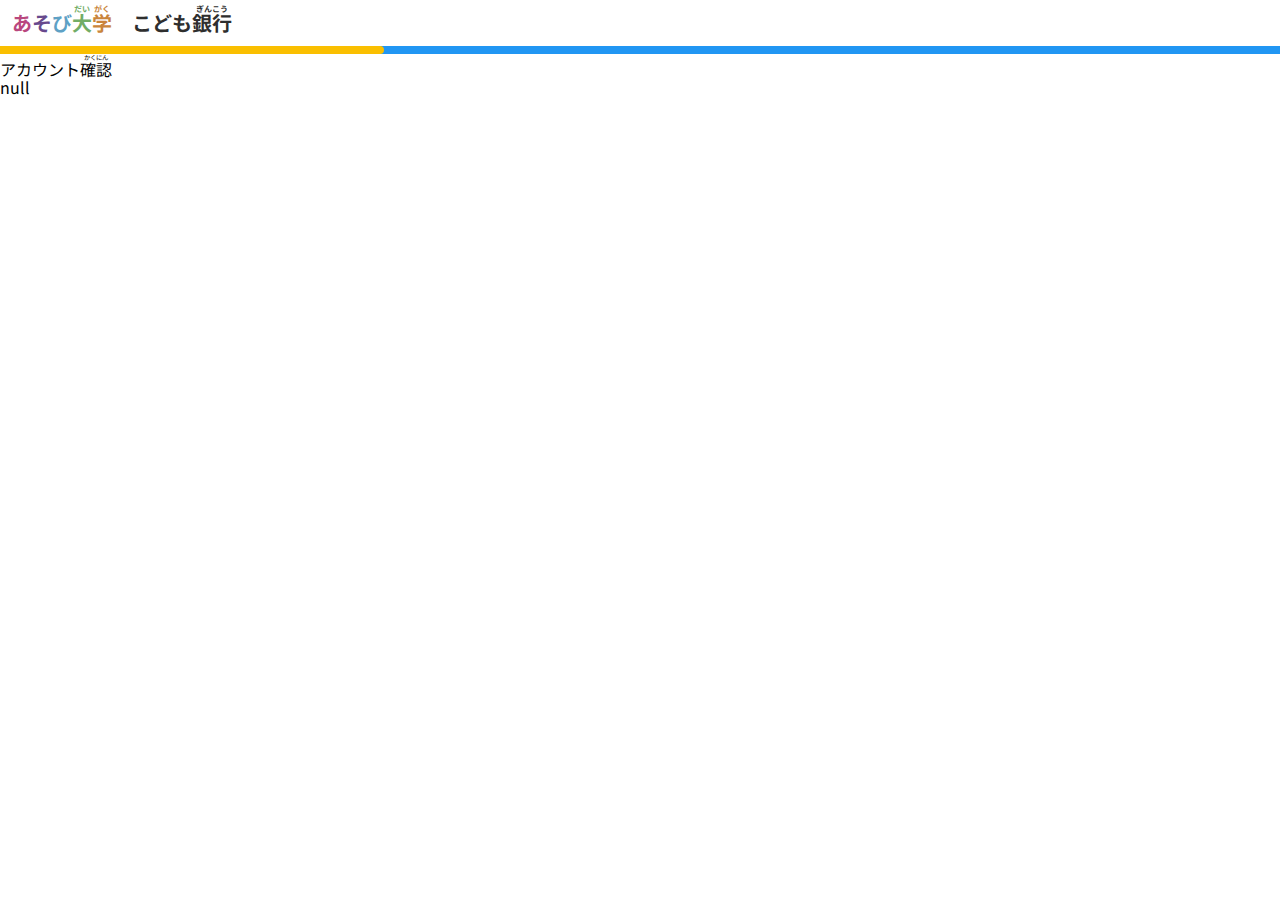
<file: bankapp/Views/accountConfirm.html>
<!DOCTYPE html>
<html lang="ja">

<head>
    <meta charset="UTF-8">
    <meta name="viewport" content="width=device-width, initial-scale=1, minimum-scale=1, user-scalable=yes">
    <meta http-equiv="Pragma" content="no-cache">
    <title>あそび大学こども銀行 | アカウント確認</title>
    <!-- 共通CSS -->
    <link rel="stylesheet" href="../bunk_files/p_css/reset.css?20240501">
    <link rel="stylesheet" href="../bunk_files/p_css/components.css?20240501">
    <link rel="stylesheet" href="../bunk_files/p_css/common.css?20240501">
    <!-- 画面個別CSS -->
    <link rel="stylesheet" href="../bunk_files/p_css/accountConfirm.css?20240501">
</head>

<body>
    <!-- ヘッダー -->
    <header>
        <div class="com_headerContent">
            <p class="com_typo_header"><span class="c_typo_PNK01">あ</span><span class="c_typo_PPL01">そ</span><span
                    class="c_typo_BLU01">び</span><span class="c_typo_GRN01"><ruby>大<rt>だい</rt></ruby></span><span
                    class="c_typo_YEL01"><ruby>学<rt>がく</rt></ruby></span>　こども<ruby>銀行<rt>ぎんこう</rt></ruby></p>
        </div>
        <div class="c_headerBar c_headerBar_BLU">
            <div class="c_headerBar_left c_headerBar_YEL"></div>
        </div>
    </header>

    <!-- メイン -->
    <main>
        <!-- タイトルセクション -->
        <section class="bacom_ttlSec">
            <h1 class="bac_typo_ttl">アカウント<ruby>確認<rt>かくにん</rt></ruby></h1>
            <div class="bac_lead">
                <p class="bac_typo_lead"></p>
            </div>
        </section>
    </main>

    <!-- 共通JavaScript -->
    <script src="../bunk_files/p_css/event.js?20240501"></script>
    <script src="../bunk_files/p_css/common.js?20240501"></script>
    <!-- 画面個別JavaScript -->
    <script src="../bunk_files/p_css/accountConfirm.js?20240501"></script>
</body>

</html>
</file>
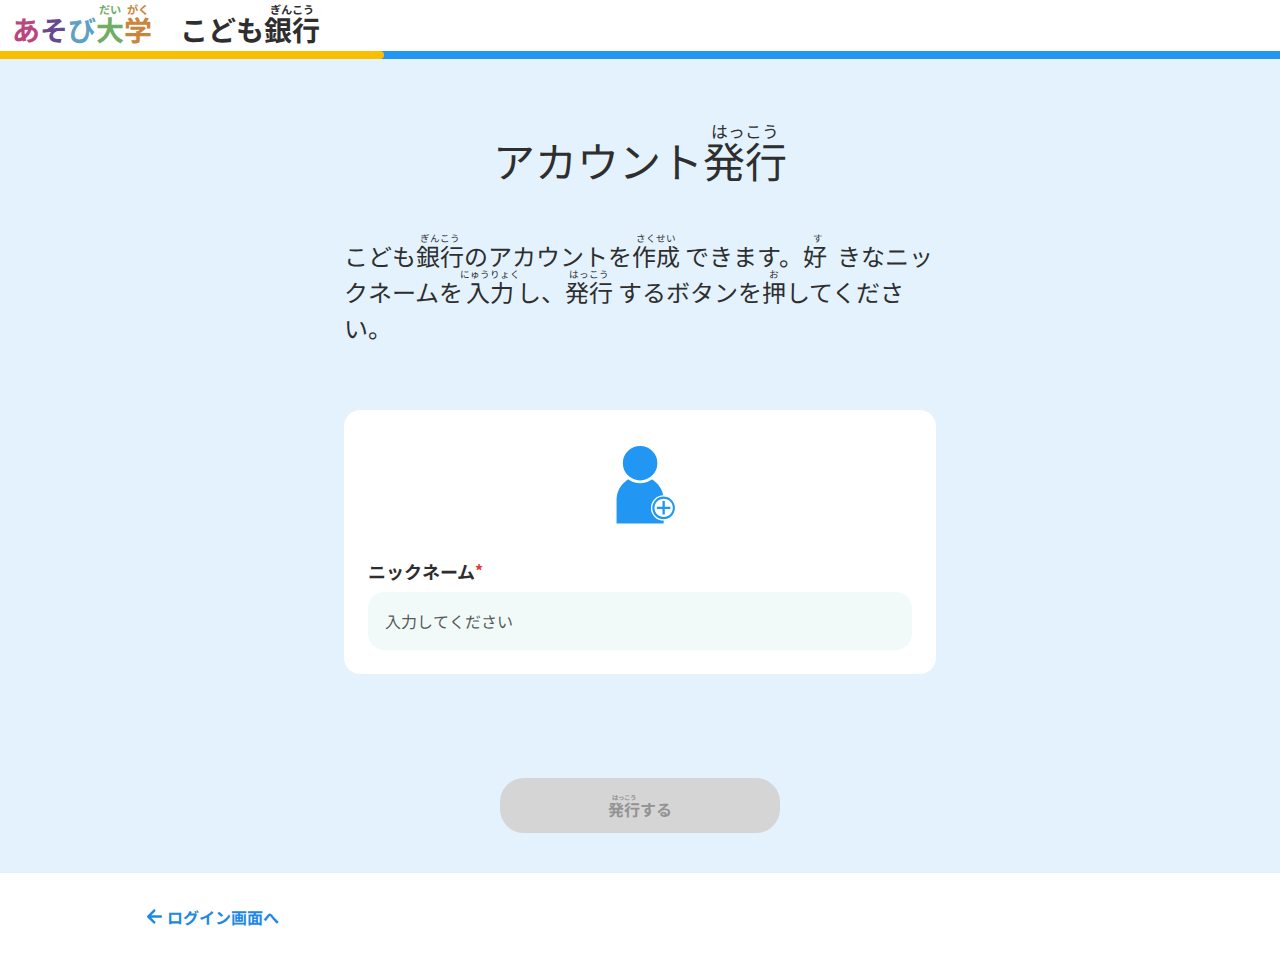
<file: bankapp/Views/accountIssuance.html>
<!DOCTYPE html>
<html lang="ja">

<head>
    <meta charset="UTF-8">
    <meta name="viewport" content="width=device-width, initial-scale=1, minimum-scale=1, user-scalable=yes">
    <meta http-equiv="Pragma" content="no-cache">
    <title>あそび大学こども銀行 | アカウント発行</title>
    <!-- 共通CSS -->
    <link rel="stylesheet" href="../bunk_files/p_css/reset.css?20240501">
    <link rel="stylesheet" href="../bunk_files/p_css/components.css?20240501">
    <link rel="stylesheet" href="../bunk_files/p_css/common.css?20240501">
    <!-- 画面個別CSS -->
    <link rel="stylesheet" href="../bunk_files/p_css/accountIssuance.css?20240501">
</head>

<body>
    <!-- ヘッダー -->
    <header>
        <div class="com_headerContent">
            <p class="c_typo_headerL c_typo_BLK10"><span class="c_typo_PNK01">あ</span><span class="c_typo_PPL01">そ</span><span
                    class="c_typo_BLU01">び</span><span class="c_typo_GRN01"><ruby>大<rt>だい</rt></ruby></span><span
                    class="c_typo_YEL01"><ruby>学<rt>がく</rt></ruby></span>　こども<ruby>銀行<rt>ぎんこう</rt></ruby></p>
        </div>
        <div class="c_headerBar c_headerBar_BLU">
            <div class="c_headerBar_left c_headerBar_YEL"></div>
        </div>
    </header>

    <!-- メイン -->
    <main>
        <!-- タイトルセクション -->
        <section class="bai_ttlSec">
            <h1 class="c_typo_headerXL c_typo_BLK10 c_typo_align_center">アカウント<ruby>発行<rt>はっこう</rt></ruby></h1>
            <div class="bai_lead">
                <p class="c_typo_bodyL c_typo_BLK10">こども<ruby>銀行<rt>ぎんこう</rt></ruby>のアカウントを<ruby>作成<rt>さくせい</rt>
                    </ruby>できます。<ruby>好
                        <rt>す</rt>
                    </ruby>きなニックネームを<ruby>入力<rt>にゅうりょく</rt></ruby>し、<ruby>発行<rt>はっこう</rt>
                    </ruby>するボタンを<ruby>押<rt>お</rt></ruby>してください。</p>
            </div>
        </section>

        <!-- 入力セクション -->
        <section class="bai_inputSec">
            <div class="bai_inputCard">
                <div class="bai_accountIcon"><img src="../bunk_files/p_image/account.svg?20240401"></div>
                <div class="bai_textFieldArea">
                    <div class="c_textField">
                        <div class="c_textField_labelArea">
                            <p class="c_typo_headerS c_typo_BLK10">ニックネーム</p>
                            <p class="c_textField_typo_asterisk">&#42;</p>
                        </div>
                        <div class="c_textField_inputArea">
                            <input type="text" placeholder="入力してください" class="c_textField_input c_textField_typo_input"
                                id="bai_name">
                        </div>
                    </div>
                </div>
            </div>
        </section>

        <!-- 確定ボタンエリア -->
        <div class="bai_confirmBtnArea">
            <a href="javascript:void(0);" class="bai_confirmBtn bai_confirmBtn_disabled" tabindex="-1"
                id="bai_confirmBtn">
                <p class="c_typo_cta c_typo_WHT c_typo_align_center bai_typo_confirmBtn"><ruby>発行<rt>はっこう</rt></ruby>する</p>
            </a>
        </div>

        <section class="com_linkSec bai_linkSec">
            <div class="c_textLink"><a href="./login.html"><svg width="48" height="48" viewBox="0 0 544 544">
                        <g>
                            <path class="st0" d="M469.672,213.675H145.324L275.68,84.727c16.623-16.438,16.767-43.253,0.329-59.866
                        c-16.438-16.624-43.243-16.767-59.867-0.328L12.566,225.901C4.52,233.863,0,244.691,0,256.003c0,11.312,4.52,22.13,12.566,30.093
                        l203.576,201.368c16.624,16.438,43.428,16.304,59.867-0.33c16.438-16.613,16.294-43.417-0.329-59.855L145.324,298.322h324.347
                        c23.374,0,42.328-18.945,42.328-42.319C512,232.62,493.045,213.675,469.672,213.675z"
                                style="fill: #1E88E5;"></path>
                        </g>
                    </svg>
                    <p class="c_typo_textLink">ログイン画面へ</p>
                </a></div>
        </section>
    </main>

    <!-- 共通JavaScript -->
    <script src="../bunk_files/p_css/event.js?20240501"></script>
    <script src="../bunk_files/p_css/common.js?20240501"></script>
    <!-- 画面個別JavaScript -->
    <script src="../bunk_files/p_css/accountIssuance.js?20240501"></script>
</body>

</html>
</file>
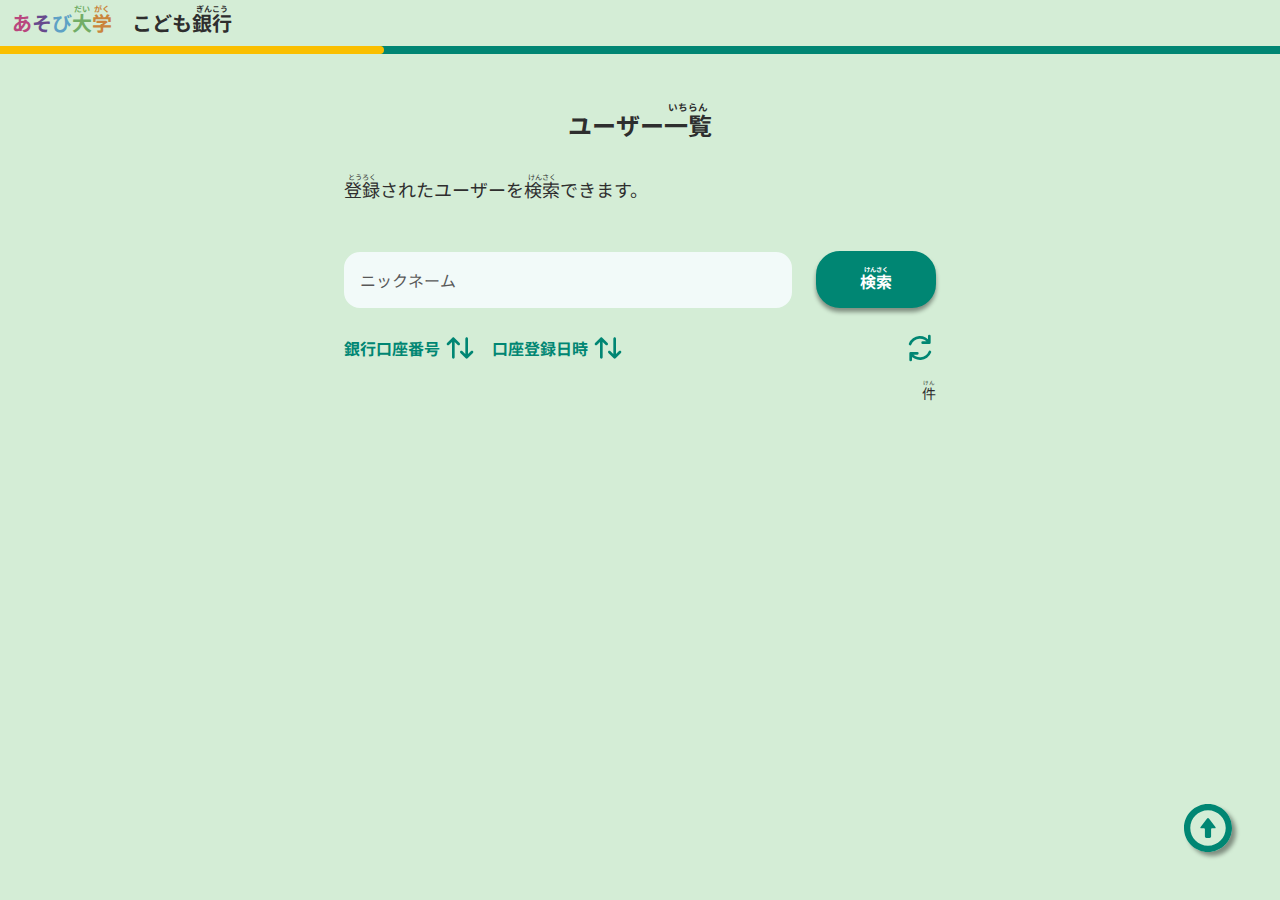
<file: bankapp/Views/accountList.html>
<!DOCTYPE html>
<html lang="ja">

<head>
    <meta charset="UTF-8">
    <meta name="viewport" content="width=device-width, initial-scale=1, minimum-scale=1, user-scalable=yes">
    <meta http-equiv="Pragma" content="no-cache">
    <title>あそび大学こども銀行 | アカウント一覧</title>
    <!-- 共通CSS -->
    <link rel="stylesheet" href="../bunk_files/p_css/reset.css?20240501">
    <link rel="stylesheet" href="../bunk_files/p_css/components.css?20240501">
    <link rel="stylesheet" href="../bunk_files/p_css/common.css?20240501">
    <!-- 画面個別CSS -->
    <link rel="stylesheet" href="../bunk_files/p_css/accountList.css?20240501">
</head>

<body>
    <!-- ヘッダー -->
    <header>
        <div class="bal_headerContent">
            <p class="com_typo_header"><span class="c_typo_PNK01">あ</span><span class="c_typo_PPL01">そ</span><span
                    class="c_typo_BLU01">び</span><span class="c_typo_GRN01"><ruby>大<rt>だい</rt></ruby></span><span
                    class="c_typo_YEL01"><ruby>学<rt>がく</rt></ruby></span>　こども<ruby>銀行<rt>ぎんこう</rt></ruby></p>
        </div>
        <div class="c_headerBar c_headerBar_GRN">
            <div class="c_headerBar_left c_headerBar_YEL"></div>
        </div>
    </header>

    <!-- メイン -->
    <main>
        <!-- タイトルセクション -->
        <section class="bal_ttlSec">
            <div class="bal_ttl">
                <h1 class="bal_typo_ttl">ユーザー<ruby>一覧<rt>いちらん</rt></ruby></h1>
                <div class="bal_lead">
                    <p class="bal_typo_lead"><ruby>登録<rt>とうろく</rt></ruby>されたユーザーを<ruby>検索<rt>けんさく</rt></ruby>できます。</p>
                </div>
            </div>
        </section>

        <!-- 一覧セクション -->
        <section class="bal_listSec">
            <div class="bal_listArea">
                <div class="bal_listTop">
                    <!-- 検索欄 -->
                    <div class="bal_searchInputWrapper">
                        <input type="text" placeholder="ニックネーム" tabindex="0" class="bal_searchInput"
                            id="bal_searchInput">
                        <div class="bal_seachSujest bal_hideSeachSujest">
                            <ul class="bal_seachSujestList" id="bal_seachSujestList"></ul>
                        </div>
                    </div>
                    <!-- 検索ボタン -->
                    <div class="bal_searchBtnWrapper">
                        <button tabindex="0" class="bal_searchBtn" id="bal_searchBtn">
                            <p><ruby>検索<rt>けんさく</rt></ruby></p>
                        </button>
                    </div>
                </div>

                <!-- 並び替えエリア -->
                <div class="bal_sortArea">
                    <div class="bal_sortLinks">
                        <div class="bal_sortLink">
                            <div class="c_sortLink"><input type="checkbox" id="bal_sortUserId"><label
                                    for="bal_sortUserId" tabindex="0">
                                    <p>銀行口座番号</p>
                                    <div class="c_sortLink_iconArea"><svg width="24" height="24" viewBox="0 0 24 24"
                                            fill="none" xmlns="http://www.w3.org/2000/svg">
                                            <path
                                                d="M6.293 4.293C6.48052 4.10553 6.73483 4.00021 7 4.00021C7.26516 4.00021 7.51947 4.10553 7.707 4.293L11.707 8.293C11.8892 8.4816 11.9899 8.7342 11.9877 8.9964C11.9854 9.2586 11.8802 9.50941 11.6948 9.69482C11.5094 9.88023 11.2586 9.9854 10.9964 9.98767C10.7342 9.98995 10.4816 9.88916 10.293 9.707L8 7.414V19C8 19.2652 7.89464 19.5196 7.7071 19.7071C7.51957 19.8946 7.26521 20 7 20C6.73478 20 6.48043 19.8946 6.29289 19.7071C6.10535 19.5196 6 19.2652 6 19V7.414L3.707 9.707C3.51839 9.88916 3.26579 9.98995 3.00359 9.98767C2.7414 9.9854 2.49058 9.88023 2.30518 9.69482C2.11977 9.50941 2.0146 9.2586 2.01232 8.9964C2.01004 8.7342 2.11084 8.4816 2.293 8.293L6.293 4.293ZM16 16.586V5C16 4.73478 16.1054 4.48043 16.2929 4.29289C16.4804 4.10536 16.7348 4 17 4C17.2652 4 17.5196 4.10536 17.7071 4.29289C17.8946 4.48043 18 4.73478 18 5V16.586L20.293 14.293C20.4816 14.1108 20.7342 14.01 20.9964 14.0123C21.2586 14.0146 21.5094 14.1198 21.6948 14.3052C21.8802 14.4906 21.9854 14.7414 21.9877 15.0036C21.9899 15.2658 21.8892 15.5184 21.707 15.707L17.707 19.707C17.5195 19.8945 17.2652 19.9998 17 19.9998C16.7348 19.9998 16.4805 19.8945 16.293 19.707L12.293 15.707C12.1108 15.5184 12.01 15.2658 12.0123 15.0036C12.0146 14.7414 12.1198 14.4906 12.3052 14.3052C12.4906 14.1198 12.7414 14.0146 13.0036 14.0123C13.2658 14.01 13.5184 14.1108 13.707 14.293L16 16.586Z"
                                                fill="#008673" />
                                        </svg><svg width="24" height="24" viewBox="0 0 24 24" fill="none"
                                            xmlns="http://www.w3.org/2000/svg">
                                            <path
                                                d="M6.293 19.7069C6.48052 19.8944 6.73483 19.9997 6.99999 19.9997C7.26516 19.9997 7.51947 19.8944 7.70699 19.7069L11.707 15.7069C11.8892 15.5183 11.9899 15.2657 11.9877 15.0035C11.9854 14.7413 11.8802 14.4905 11.6948 14.3051C11.5094 14.1197 11.2586 14.0145 10.9964 14.0123C10.7342 14.01 10.4816 14.1108 10.293 14.2929L7.99999 16.5859V4.99994C7.99999 4.73472 7.89464 4.48037 7.7071 4.29283C7.51957 4.1053 7.26521 3.99994 6.99999 3.99994C6.73478 3.99994 6.48042 4.1053 6.29289 4.29283C6.10535 4.48037 5.99999 4.73472 5.99999 4.99994V16.5859L3.707 14.2929C3.51839 14.1108 3.26579 14.01 3.00359 14.0123C2.7414 14.0145 2.49058 14.1197 2.30518 14.3051C2.11977 14.4905 2.0146 14.7413 2.01232 15.0035C2.01004 15.2657 2.11084 15.5183 2.293 15.7069L6.293 19.7069ZM16 7.41394V18.9999C16 19.2652 16.1054 19.5195 16.2929 19.707C16.4804 19.8946 16.7348 19.9999 17 19.9999C17.2652 19.9999 17.5196 19.8946 17.7071 19.707C17.8946 19.5195 18 19.2652 18 18.9999V7.41394L20.293 9.70694C20.4816 9.8891 20.7342 9.98989 20.9964 9.98761C21.2586 9.98533 21.5094 9.88017 21.6948 9.69476C21.8802 9.50935 21.9854 9.25854 21.9877 8.99634C21.9899 8.73414 21.8892 8.48154 21.707 8.29294L17.707 4.29294C17.5195 4.10547 17.2652 4.00015 17 4.00015C16.7348 4.00015 16.4805 4.10547 16.293 4.29294L12.293 8.29294C12.1108 8.48154 12.01 8.73414 12.0123 8.99634C12.0146 9.25854 12.1198 9.50935 12.3052 9.69476C12.4906 9.88017 12.7414 9.98533 13.0036 9.98761C13.2658 9.98989 13.5184 9.8891 13.707 9.70694L16 7.41394Z"
                                                fill="#008673" />
                                        </svg></div>
                                </label></div>
                        </div>
                        <div class="bal_sortLink">
                            <div class="c_sortLink"><input type="checkbox" id="bal_sortTimestamp"><label
                                    for="bal_sortTimestamp" tabindex="0">
                                    <p>口座登録日時</p>
                                    <div class="c_sortLink_iconArea"><svg width="24" height="24" viewBox="0 0 24 24"
                                            fill="none" xmlns="http://www.w3.org/2000/svg">
                                            <path
                                                d="M6.293 4.293C6.48052 4.10553 6.73483 4.00021 7 4.00021C7.26516 4.00021 7.51947 4.10553 7.707 4.293L11.707 8.293C11.8892 8.4816 11.9899 8.7342 11.9877 8.9964C11.9854 9.2586 11.8802 9.50941 11.6948 9.69482C11.5094 9.88023 11.2586 9.9854 10.9964 9.98767C10.7342 9.98995 10.4816 9.88916 10.293 9.707L8 7.414V19C8 19.2652 7.89464 19.5196 7.7071 19.7071C7.51957 19.8946 7.26521 20 7 20C6.73478 20 6.48043 19.8946 6.29289 19.7071C6.10535 19.5196 6 19.2652 6 19V7.414L3.707 9.707C3.51839 9.88916 3.26579 9.98995 3.00359 9.98767C2.7414 9.9854 2.49058 9.88023 2.30518 9.69482C2.11977 9.50941 2.0146 9.2586 2.01232 8.9964C2.01004 8.7342 2.11084 8.4816 2.293 8.293L6.293 4.293ZM16 16.586V5C16 4.73478 16.1054 4.48043 16.2929 4.29289C16.4804 4.10536 16.7348 4 17 4C17.2652 4 17.5196 4.10536 17.7071 4.29289C17.8946 4.48043 18 4.73478 18 5V16.586L20.293 14.293C20.4816 14.1108 20.7342 14.01 20.9964 14.0123C21.2586 14.0146 21.5094 14.1198 21.6948 14.3052C21.8802 14.4906 21.9854 14.7414 21.9877 15.0036C21.9899 15.2658 21.8892 15.5184 21.707 15.707L17.707 19.707C17.5195 19.8945 17.2652 19.9998 17 19.9998C16.7348 19.9998 16.4805 19.8945 16.293 19.707L12.293 15.707C12.1108 15.5184 12.01 15.2658 12.0123 15.0036C12.0146 14.7414 12.1198 14.4906 12.3052 14.3052C12.4906 14.1198 12.7414 14.0146 13.0036 14.0123C13.2658 14.01 13.5184 14.1108 13.707 14.293L16 16.586Z"
                                                fill="#008673" />
                                        </svg><svg width="24" height="24" viewBox="0 0 24 24" fill="none"
                                            xmlns="http://www.w3.org/2000/svg">
                                            <path
                                                d="M6.293 19.7069C6.48052 19.8944 6.73483 19.9997 6.99999 19.9997C7.26516 19.9997 7.51947 19.8944 7.70699 19.7069L11.707 15.7069C11.8892 15.5183 11.9899 15.2657 11.9877 15.0035C11.9854 14.7413 11.8802 14.4905 11.6948 14.3051C11.5094 14.1197 11.2586 14.0145 10.9964 14.0123C10.7342 14.01 10.4816 14.1108 10.293 14.2929L7.99999 16.5859V4.99994C7.99999 4.73472 7.89464 4.48037 7.7071 4.29283C7.51957 4.1053 7.26521 3.99994 6.99999 3.99994C6.73478 3.99994 6.48042 4.1053 6.29289 4.29283C6.10535 4.48037 5.99999 4.73472 5.99999 4.99994V16.5859L3.707 14.2929C3.51839 14.1108 3.26579 14.01 3.00359 14.0123C2.7414 14.0145 2.49058 14.1197 2.30518 14.3051C2.11977 14.4905 2.0146 14.7413 2.01232 15.0035C2.01004 15.2657 2.11084 15.5183 2.293 15.7069L6.293 19.7069ZM16 7.41394V18.9999C16 19.2652 16.1054 19.5195 16.2929 19.707C16.4804 19.8946 16.7348 19.9999 17 19.9999C17.2652 19.9999 17.5196 19.8946 17.7071 19.707C17.8946 19.5195 18 19.2652 18 18.9999V7.41394L20.293 9.70694C20.4816 9.8891 20.7342 9.98989 20.9964 9.98761C21.2586 9.98533 21.5094 9.88017 21.6948 9.69476C21.8802 9.50935 21.9854 9.25854 21.9877 8.99634C21.9899 8.73414 21.8892 8.48154 21.707 8.29294L17.707 4.29294C17.5195 4.10547 17.2652 4.00015 17 4.00015C16.7348 4.00015 16.4805 4.10547 16.293 4.29294L12.293 8.29294C12.1108 8.48154 12.01 8.73414 12.0123 8.99634C12.0146 9.25854 12.1198 9.50935 12.3052 9.69476C12.4906 9.88017 12.7414 9.98533 13.0036 9.98761C13.2658 9.98989 13.5184 9.8891 13.707 9.70694L16 7.41394Z"
                                                fill="#008673" />
                                        </svg></div>
                                </label></div>
                        </div>
                    </div>

                    <a href="javascript:void(0);" tabindex="0" class="bal_reloadBtn" id="bal_reloadBtn"><svg width="24"
                            height="24" viewBox="0 0 24 24" fill="none" xmlns="http://www.w3.org/2000/svg">
                            <path
                                d="M10 16H5V21M14 8H19V3M4.583 9.003C5.1438 7.61545 6.08257 6.41302 7.29263 5.53237C8.50269 4.65171 9.93552 4.12815 11.4283 4.02118C12.9211 3.9142 14.4139 4.2281 15.7372 4.92721C17.0604 5.62631 18.1611 6.68259 18.914 7.976M19.418 14.997C18.8573 16.3848 17.9185 17.5875 16.7084 18.4683C15.4982 19.3492 14.0652 19.8729 12.5723 19.9798C11.0793 20.0868 9.58627 19.7728 8.26288 19.0735C6.93949 18.3742 5.83883 17.3177 5.086 16.024"
                                stroke="#008673" stroke-width="2" stroke-linecap="round" stroke-linejoin="round" />
                        </svg></a>
                </div>

                <!-- 件数エリア -->
                <div class="bal_numOfUsersArea">
                    <p class="bal_typo_numOfUsers"><span id="bal_numOfUsers"></span><ruby>件<rt>けん</rt></ruby></p>
                </div>

                <!-- ユーザー一覧 -->
                <div class="bal_listWrapper">
                    <ul class="bal_userList" id="bal_userList"></ul>
                </div>

                <a href="javascript:void(0);" class="bal_topBtn" id="bal_topBtn"><svg width="48" height="48"
                        viewBox="0 0 512 512" xmlns="http://www.w3.org/2000/svg">
                        <g>
                            <path
                                d="M184.025,259.35h26.422c6.953,0,12.609,5.652,12.609,12.605v75.034c0,8.708,7.082,15.792,15.788,15.792h34.314
                            c8.706,0,15.786-7.084,15.786-15.792v-75.034c0-6.952,5.658-12.605,12.611-12.605h26.422c4.412,0,7.584-1.494,8.93-4.208
                            c1.347-2.71,0.619-6.141-2.046-9.658l-69.012-90.966c-2.591-3.412-6.089-5.295-9.85-5.295c-3.76,0-7.258,1.883-9.849,5.295
                            l-69.012,90.966c-2.667,3.517-3.393,6.949-2.046,9.658C176.439,257.856,179.613,259.35,184.025,259.35z"
                                style="fill: #008673;"></path>
                            <path d="M256,0C114.842,0,0.002,114.84,0.002,256S114.842,512,256,512c141.158,0,255.998-114.84,255.998-256
                            S397.158,0,256,0z M256,66.785c104.334,0,189.216,84.879,189.216,189.215S360.334,445.215,256,445.215S66.783,360.336,66.783,256
                            S151.667,66.785,256,66.785z" style="fill: #008673;"></path>
                        </g>
                    </svg></a>
            </div>
        </section>
    </main>

    <!-- 共通JavaScript -->
    <script src="../bunk_files/p_css/event.js?20240501"></script>
    <script src="../bunk_files/p_css/common.js?20240501"></script>
    <!-- 画面個別JavaScript -->
    <script src="../bunk_files/p_css/accountList.js?20240501"></script>
</body>

</html>
</file>
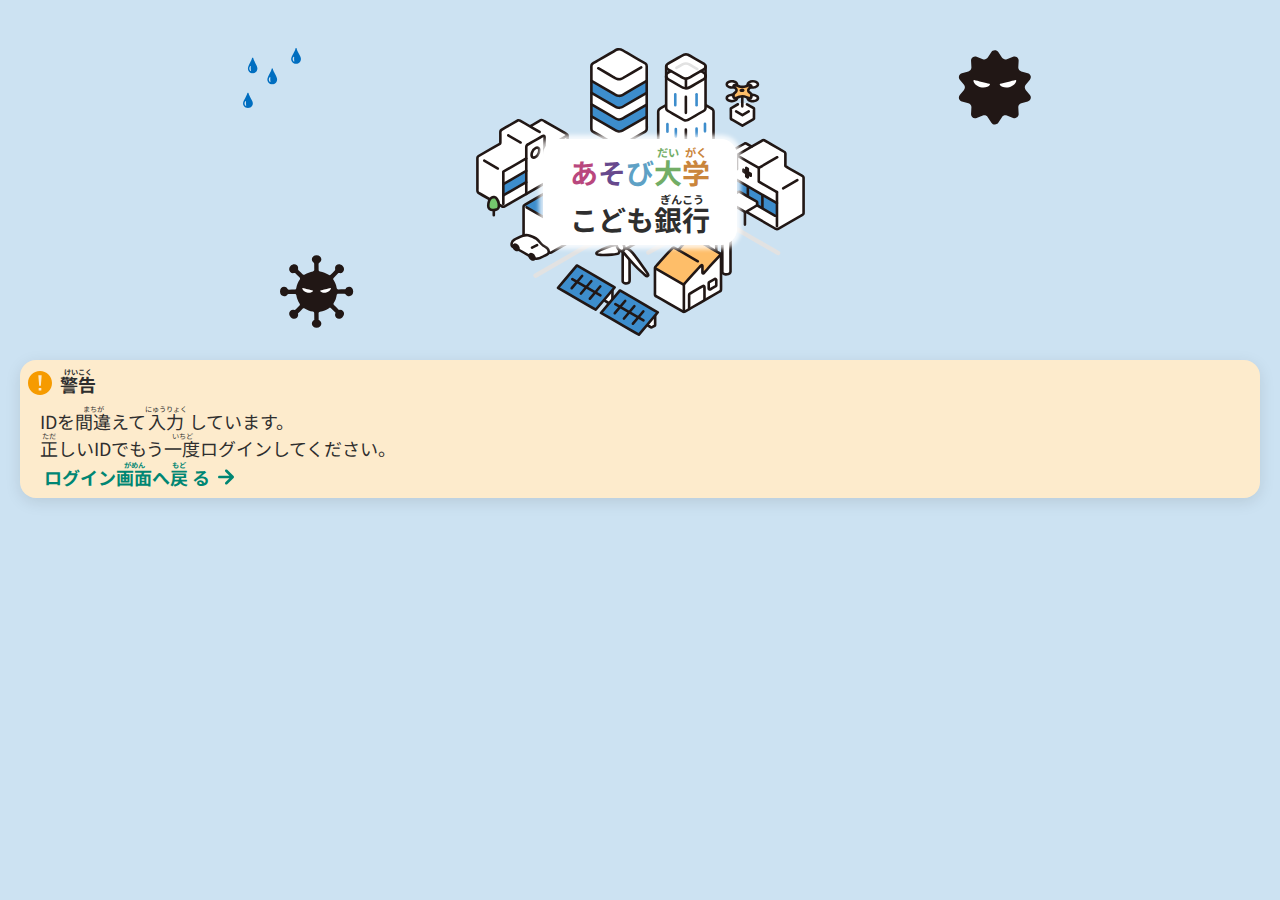
<file: bankapp/Views/alert.html>
<!DOCTYPE html>
<html lang="ja">

<head>
    <meta charset="UTF-8">
    <meta name="viewport" content="width=device-width, initial-scale=1, minimum-scale=1, user-scalable=yes">
    <meta http-equiv="Pragma" content="no-cache">
    <title>あそび大学こども銀行 | 警告</title>
    <!-- 共通CSS -->
    <link rel="stylesheet" href="../bunk_files/p_css/reset.css?20230822">
    <link rel="stylesheet" href="../bunk_files/p_css/components.css?20230822">
    <link rel="stylesheet" href="../bunk_files/p_css/common.css?20230822">
    <!-- 画面個別CSS -->
    <link rel="stylesheet" href="../bunk_files/p_css/alert.css?20230822">
</head>

<body>
    <!-- メイン -->
    <main>
        <!-- 画像エリア -->
        <section class="ba_imageArea">
            <div class="ba_container">
                <div class="ba_iconsFrame">
                    <div class="ba_rainImage"></div>
                    <div class="ba_virus1Image"></div>
                    <div class="ba_virus2Image"></div>
                </div>
                <div class="ba_cityImage">
                    <div class="ba_titleBox">
                        <p class="c_typo_headerL c_typo_align_center"><span class="c_typo_PNK01">あ</span><span
                                class="c_typo_PPL01">そ</span><span class="c_typo_BLU01">び</span><span
                                class="c_typo_GRN01"><ruby>大<rt>だい</rt></ruby></span><span class="c_typo_YEL01"><ruby>学
                                    <rt>がく</rt>
                                </ruby></span></p>
                        <div class="ba_titleSpace">
                            <p class="c_typo_headerXXL c_typo_BLK10 c_typo_align_center">こども<ruby>銀行<rt>ぎんこう</rt></ruby>
                            </p>
                        </div>
                    </div>
                </div>
            </div>
        </section>

        <!-- 警告エリア -->
        <section class="ba_alertArea">
            <a href="./login.html" tabindex="0" class="c_notification02">
                <div class="c_notification02_titleArea">
                    <div class="c_notification02_exclamationIcon"></div>
                    <div class="c_notification02_title">
                        <p class="c_typo_headerS c_typo_BLK10"><ruby>警告<rt>けいこく</rt></ruby></p>
                    </div>
                </div>
                <div class="c_notification02_contentArea">
                    <p class="c_typo_bodyM c_typo_BLK10">IDを<ruby>間違<rt>まちが</rt></ruby>えて<ruby>入力<rt>にゅうりょく</rt>
                        </ruby>しています。<br><ruby>正<rt>ただ</rt></ruby>しいIDでもう<ruby>一度<rt>いちど</rt></ruby>ログインしてください。</p>
                    <div class="c_notification02_textLink">
                        <p class="c_typo_headerS c_typo_GRN10">ログイン<ruby>画面<rt>がめん</rt></ruby>へ<ruby>戻<rt>もど</rt>
                            </ruby>る</p>
                        <div class="c_notification02_nextArrowIcon"><svg xmlns="http://www.w3.org/2000/svg"
                                xmlns:xlink="http://www.w3.org/1999/xlink" x="0px" y="0px" viewBox="0 0 512 512"
                                style="width: 16px; height: 16px; opacity: 1;" xml:space="preserve">
                                <g>
                                    <path d="M499.436,225.905L295.858,24.536c-16.623-16.438-43.428-16.305-59.866,0.328
		c-16.438,16.613-16.294,43.418,0.329,59.856l130.356,128.958H42.329C18.956,213.679,0,232.624,0,255.997
		c0,23.383,18.956,42.328,42.329,42.328h324.347L236.321,427.273c-16.623,16.438-16.767,43.254-0.329,59.867
		c16.438,16.622,43.243,16.766,59.866,0.328l203.578-201.368c8.044-7.963,12.564-18.792,12.564-30.102
		C512,244.685,507.479,233.866,499.436,225.905z" style="fill: rgb(0, 134, 115);"></path>
                                </g>
                            </svg></div>
                    </div>
                </div>
            </a>
        </section>
    </main>

    <script src="../bunk_files/p_css/event.js?20230822"></script>
    <script src="../bunk_files/p_css/common.js?20230822"></script>
    <script src="../bunk_files/p_css/alert.js?20230822"></script>
</body>

</html>
</file>
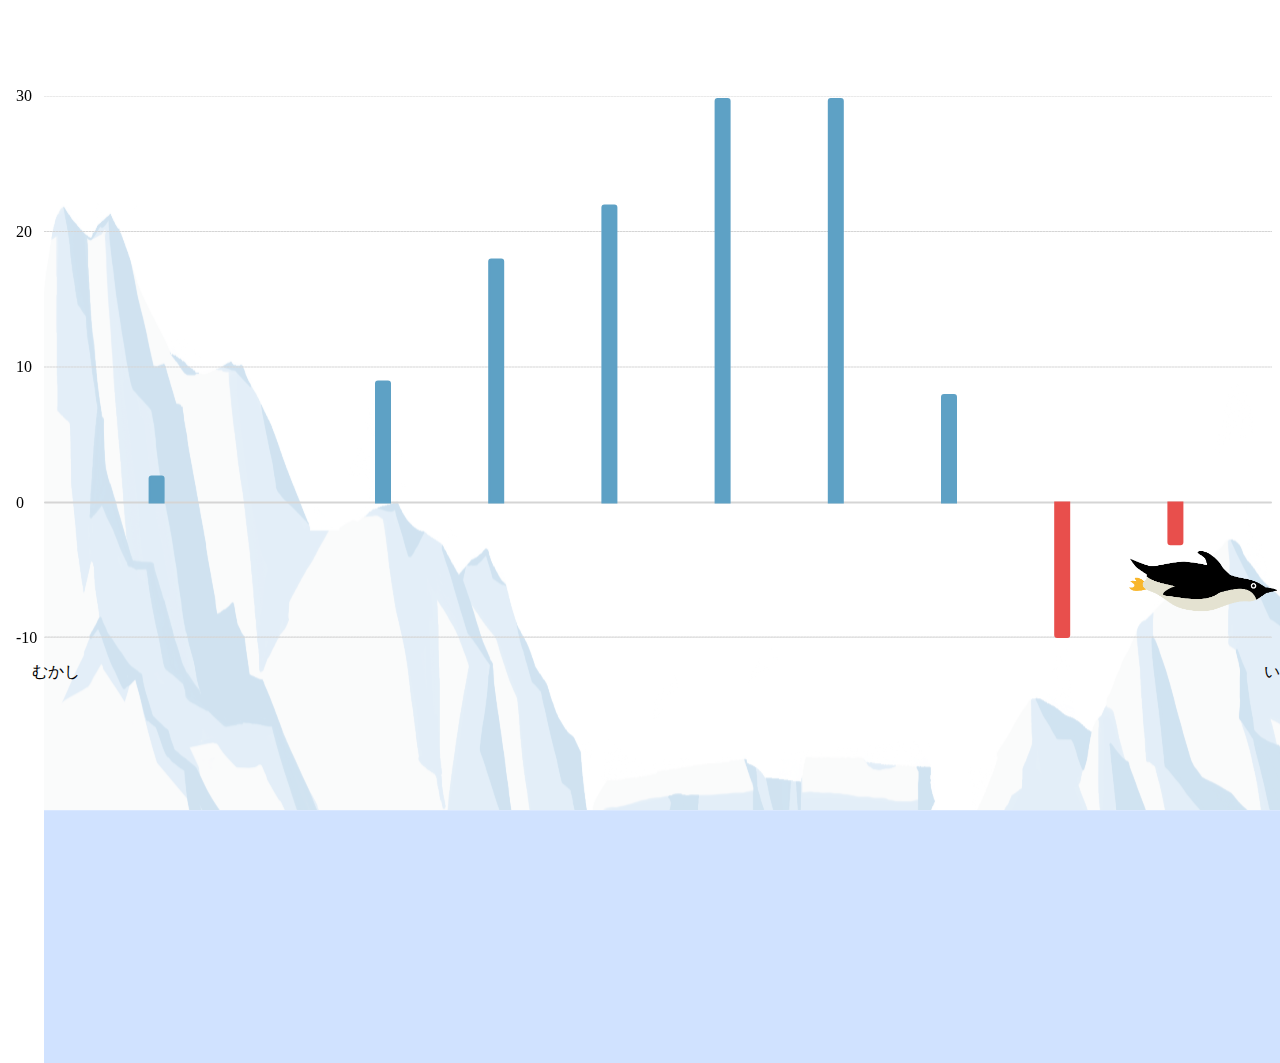
<file: bankapp/Views/graphTest.html>
<!DOCTYPE html>
<html lang="ja">

<head>
	<meta charset="utf-8">
	<meta name="viewport" content="width=device-width, initial-scale=1">
	<title>graph test</title>
	<link rel="stylesheet" href="../bunk_files/p_css/graphTast.css">
</head>

<body>
	<!-- グラフ③ -->
	<div class="spacing">

	</div>
	<div class="box">
		<img src="../bunk_files/p_image/penguin.png" alt="penguin" width="100%">
	</div>
	<div class="graph">
		<div class="canvasArea">
			<canvas class="canvas"></canvas>
		</div>
	</div>
	<div class="image">
		<img src="../bunk_files/p_image/antarctic.svg" alt="antarctic" width="100%">
	</div>

	<script src="../bunk_files/p_css/graphTast.js"></script>

</body>

</html>
</file>
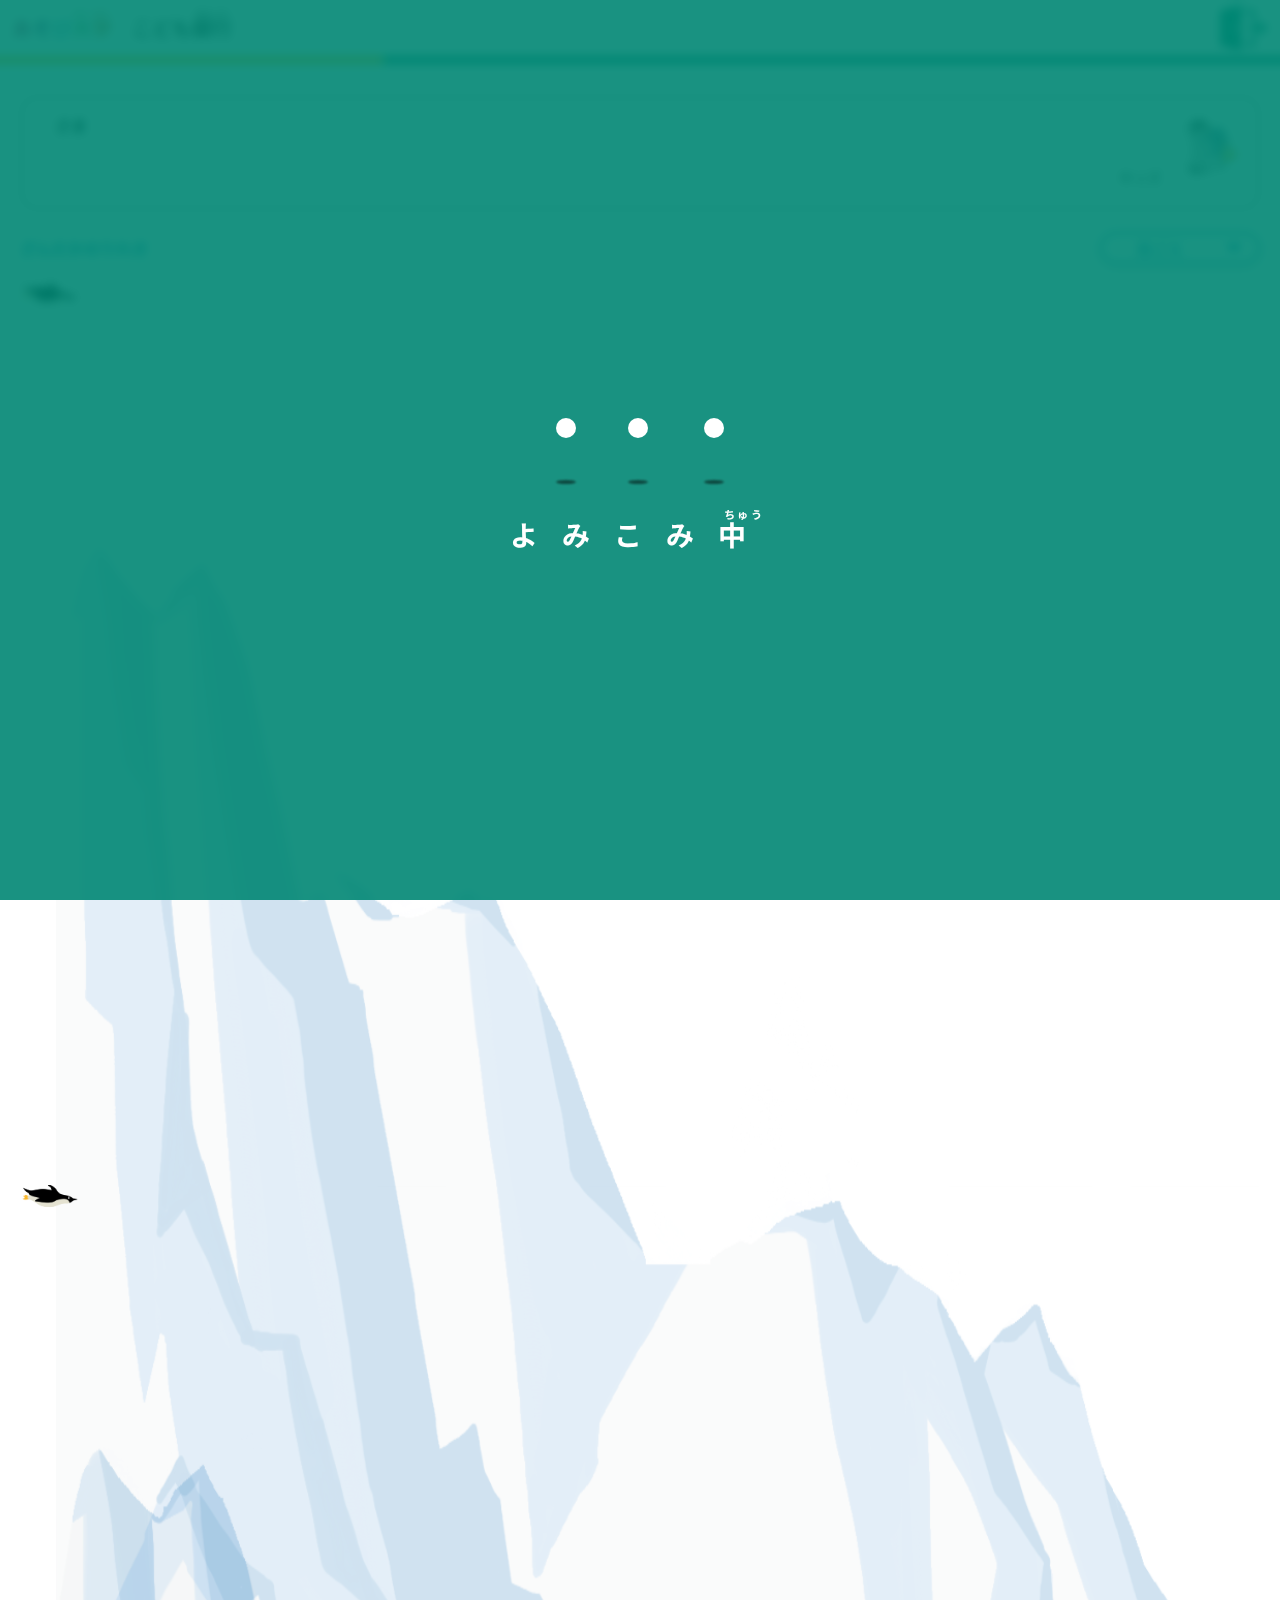
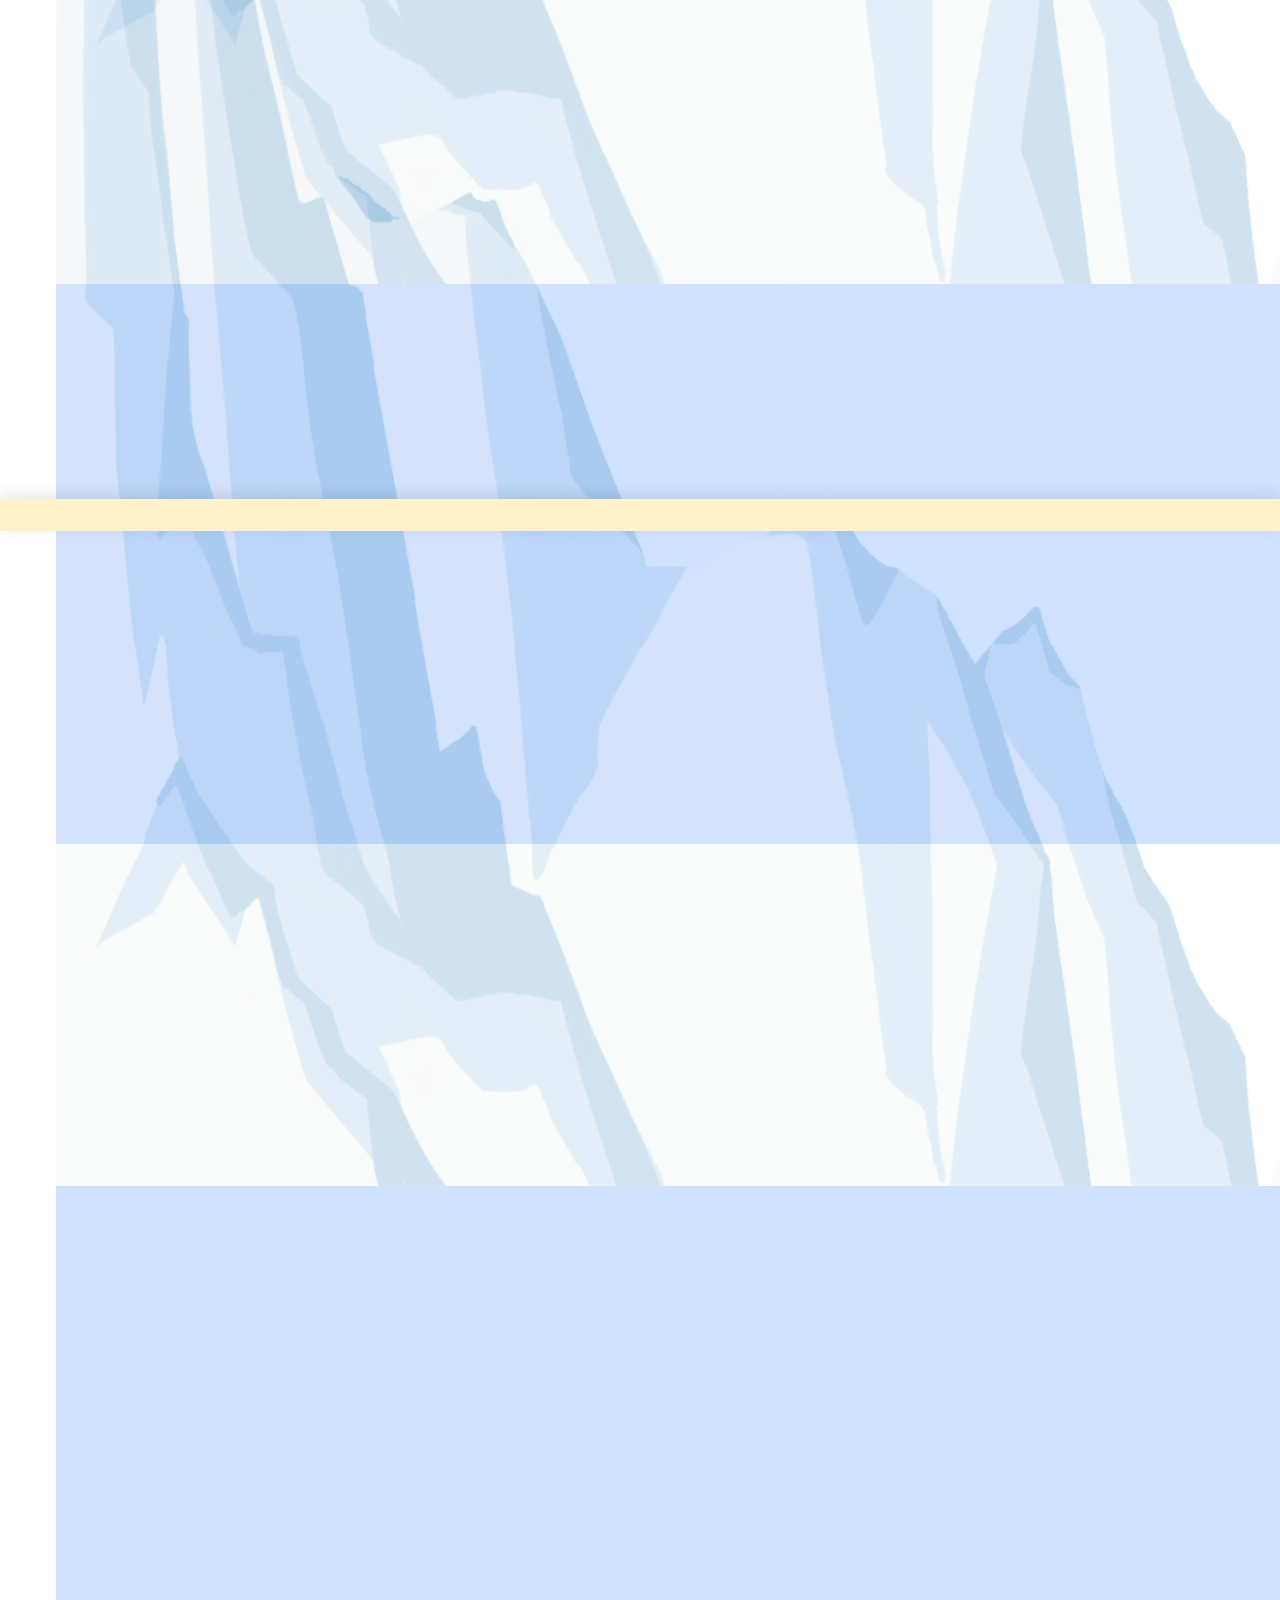
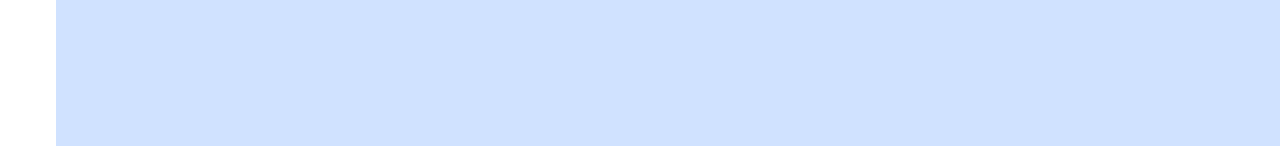
<file: bankapp/Views/history.html>
<!DOCTYPE html>
<html lang="ja">

<head>
    <meta charset="UTF-8">
    <meta name="viewport" content="width=device-width, initial-scale=1, minimum-scale=1, user-scalable=yes">
    <meta http-equiv="Pragma" content="no-cache">
    <title>あそび大学こども銀行 | とりひきのりれき</title>
    <!-- 共通CSS -->
    <link rel="stylesheet" href="../bunk_files/p_css/reset.css">
    <link rel="stylesheet" href="../bunk_files/p_css/components.css">
    <link rel="stylesheet" href="../bunk_files/p_css/common.css">
    <!-- 画面個別CSS -->
    <link rel="stylesheet" href="../bunk_files/p_css/history.css">
</head>

<body>
    <!-- ヘッダー -->
    <header>
        <div class="com_headerContent">
            <p class="com_typo_header"><span class="c_typo_PNK01">あ</span><span class="c_typo_PPL01">そ</span><span
                    class="c_typo_BLU01">び</span><span class="c_typo_GRN01"><ruby>大<rt>だい</rt></ruby></span><span
                    class="c_typo_YEL01"><ruby>学<rt>がく</rt></ruby></span>　こども<ruby>銀行<rt>ぎんこう</rt></ruby></p>
            <a id="c_logoutLink">
                <svg version="1.1" xmlns="http://www.w3.org/2000/svg" xmlns:xlink="http://www.w3.org/1999/xlink"
                    viewBox="0 0 512 512" style="width: 48px; height: 48px;" xml:space="preserve">
                    <g>
                        <polygon
                            points="257.101,94.287 257.101,94.448 340.312,94.448 340.312,204.811 376.378,204.811 376.378,58.987 
                                376.378,58.542 376.378,58.542 376.378,58.382 257.101,58.382 257.101,94.178 257.101,94.287"
                            style="fill: rgb(0, 134, 115);"></polygon>
                        <polygon
                            points="376.378,307.35 376.378,307.19 340.312,307.19 340.312,417.553 257.101,417.553 257.101,453.346 
                                257.101,453.455 257.101,453.455 257.101,453.619 376.378,453.619 376.378,307.795 376.378,307.35"
                            style="fill: rgb(0, 134, 115);"></polygon>
                        <path
                            d="M509.566,251.08l-84.652-64.094c-1.133-0.878-2.422-1.238-3.661-1.238c-3.191,0-6.179,2.524-6.179,6.184
                                v27.305c0,3.402-2.786,6.183-6.184,6.183h-32.511h-36.066h-18.551c-3.398,0-6.129,2.73-6.129,6.133v48.894
                                c0,3.402,2.73,6.133,6.129,6.133h18.551h36.066h32.511c3.398,0,6.184,2.782,6.184,6.18v27.309c0,3.66,2.988,6.183,6.179,6.183
                                c1.238,0,2.528-0.359,3.661-1.238l84.652-64.094C512.811,258.447,512.811,253.553,509.566,251.08z"
                            style="fill: rgb(0, 134, 115);"></path>
                        <path d="M204.652,11.444c-2.422,0.05-4.946,0.363-7.473,1.082L38.332,58.382L28.027,61.37l-12.156,3.504
                                C6.442,67.604,0,76.21,0,86.05v339.902c0,9.84,6.442,18.441,15.871,21.175l12.156,3.504l10.305,2.989l158.847,45.855
                                c2.527,0.718,5.051,1.082,7.473,1.082c14.27,0,26.687-11.594,26.687-26.793v-20.144v-36.066V94.448V58.382V38.237
                                C231.339,23.038,218.922,11.444,204.652,11.444z M159.515,277.358v-42.664c0-2.832,2.27-5.047,5.051-5.047h16.746
                                c2.782,0,4.996,2.215,4.996,5.047v42.664c0,2.782-2.214,4.996-4.996,4.996h-16.746
                                C161.785,282.354,159.515,280.139,159.515,277.358z" style="fill: rgb(0, 134, 115);">
                        </path>
                    </g>
                </svg>
            </a>
        </div>
        <div class="c_headerBar c_headerBar_GRN">
            <div class="c_headerBar_left c_headerBar_YEL"></div>
        </div>
    </header>

    <!-- メイン -->
    <main>
        <!-- 残高表示エリア -->
        <section class="bh_userCardSec">
            <div class="bh_userCardArea">
                <div class="bh_userCard">
                    <div class="bh_nameArea">
                        <p class="bh_typo_name">
                            <span id="bh_userName"></span>　さま
                        </p>
                    </div>
                    <div class="bh_amountArea">
                        <p class="bh_typo_amount">
                            <span id="bh_amuntKids"></span>　キッズ
                        </p>
                    </div>
                    <div class="bh_imageArea">
                        <img src="../bunk_files/p_image/bh_penguin_surfing.svg" alt="bh_penguin_surfing" width="100%" class="bh_display_none">
                    </div>
                    <div class="bh_imageArea">
                        <img src="../bunk_files/p_image/bh_penguin_schoolBag.svg" alt="bh_penguin_schoolBag" width="100%">
                    </div>
                    <div class="bh_imageArea">
                        <img src="../bunk_files/p_image/bh_penguin_cold.svg" alt="bh_penguin_cold" width="100%" class="bh_display_none">
                    </div>
                </div>
            </div>
        </section>

        <!-- グラフ表示エリア -->
        <section class="bh_historyGraphSec">
            <div class="bh_historyGraphArea">
                <div class="bh_historyAreaTitle">
                    <p class="bh_typo_historyTitle">ざんだかのりれき</p>
                    <div class="bh_pullDown_graphSelector"><select class="bh_pullDown_graphSelector_select" onchange="changePulldown()">
                            <option value="day" selected="selected">日ごと</option>
                            <option value="month">月ごと</option>
                        </select>
                        <div tabindex="0" class="bh_pullDown_graphSelector_menu">
                            <div class="bh_pullDown_graphSelector_menu_selected"></div>
                            <div class="bh_pullDown_graphSelector_icon_triangle"><svg width="32" height="32" viewbox="0 0 32 32"
                                    fill="none" class="bh_pullDown_graphSelector_icon_triangleDown">
                                    <path fill-rule="evenodd" clip-rule="evenodd"
                                        d="M23.0697 13.87L16.8197 19.69C16.5997 19.89 16.2997 20.01 15.9897 20.01C15.6797 20.01 15.3797 19.9 15.1597 19.69L8.90972 13.87C8.74972 13.71 8.63972 13.52 8.59972 13.31C8.55972 13.1 8.57972 12.88 8.66972 12.68C8.75972 12.48 8.90972 12.31 9.09972 12.19C9.28972 12.07 9.51972 12 9.74972 12H22.2597C22.4897 12 22.7197 12.06 22.9197 12.18C23.1197 12.3 23.2697 12.47 23.3497 12.67C23.4397 12.87 23.4597 13.09 23.4097 13.31C23.3597 13.52 23.2497 13.72 23.0797 13.87H23.0697Z"
                                        fill="#0F92C4"></path>
                                </svg><svg width="32" height="32" viewbox="0 0 32 32" fill="none"
                                    class="bh_pullDown_graphSelector_icon_triangleUp">
                                    <path fill-rule="evenodd" clip-rule="evenodd"
                                        d="M8.92929 18.13L15.1793 12.31C15.3993 12.11 15.6993 11.99 16.0093 11.99C16.3193 11.99 16.6193 12.1 16.8393 12.31L23.0893 18.13C23.2493 18.29 23.3593 18.48 23.3993 18.69C23.4393 18.9 23.4193 19.12 23.3293 19.32C23.2393 19.52 23.0893 19.69 22.8993 19.81C22.7093 19.93 22.4793 20 22.2493 20H9.73929C9.50929 20 9.27929 19.94 9.07929 19.82C8.88929 19.7 8.72929 19.53 8.64929 19.33C8.55929 19.13 8.53929 18.91 8.58929 18.69C8.63929 18.48 8.74929 18.28 8.91929 18.13H8.92929Z"
                                        fill="#0F92C4"></path>
                                </svg></div>
                        </div>
                        <div class="bh_pullDown_graphSelector_listBox">
                            <ul class="bh_pullDown_graphSelector_list"></ul>
                        </div>
                        <div class="bh_pullDown_graphSelector_outSideClose"></div>
                    </div>
                </div>
                <div class="bh_graphArea">
                    <div class="bh_box">
                        <img src="../bunk_files/p_image/penguin.png" alt="penguin" width="100%">
                    </div>
                    <div class="bh_graph">
                        <div class="bh_canvasArea">
                            <canvas class="bh_canvas"></canvas>
                        </div>
                    </div>
                    <div class="bh_image">
                        <img src="../bunk_files/p_image/antarctic.svg" alt="antarctic">
                    </div>
                </div>
                <div class="bh_graphArea">
                    <div class="bh_box">
                        <img src="../bunk_files/p_image/penguin.png" alt="penguin" width="100%">
                    </div>
                    <div class="bh_graph">
                        <div class="bh_canvasArea">
                            <canvas class="bh_canvas"></canvas>
                        </div>
                    </div>
                    <div class="bh_image">
                        <img src="../bunk_files/p_image/antarctic.svg" alt="antarctic">
                    </div>
                </div>
            </div>
        </section>

        <!-- 履歴表示エリア -->
        <section class="bh_transHistorySec">
            <div class="bh_transHistoryArea">
                <div class="bh_historyIsNull">
                    <div class="bh_nullTypo">とりひきのりれきがありません</div>
                </div>
                
            </div>
        </section>

    </main>


</body>

<script src="../bunk_files/p_css/event.js"></script>
<script src="../bunk_files/p_css/common.js"></script>
<script src="../bunk_files/p_css/history_v3.js"></script>
</body>

</html>
</file>
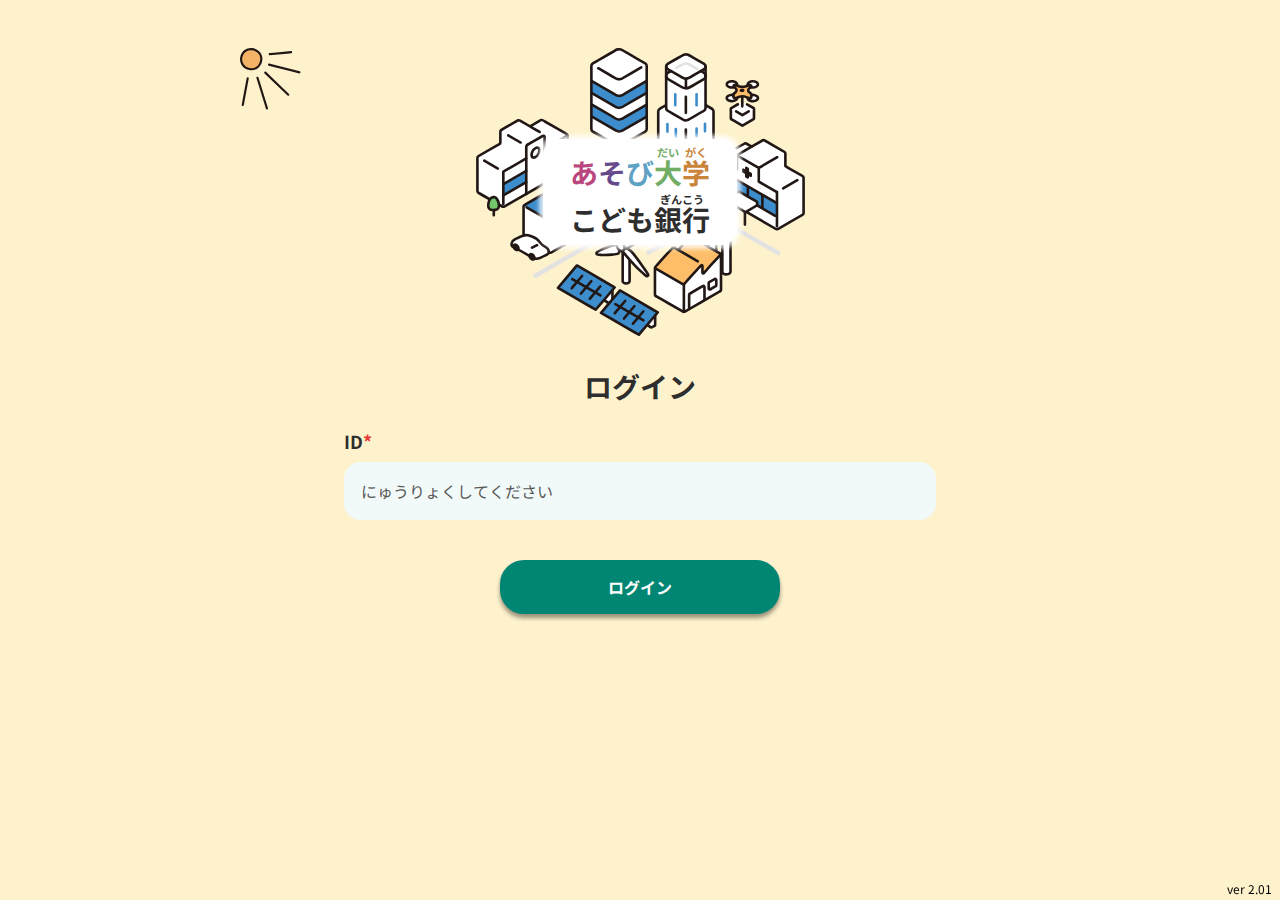
<file: bankapp/Views/login.html>
<!DOCTYPE html>
<html lang="ja">

<head>
    <meta charset="UTF-8">
    <meta name="viewport" content="width=device-width, initial-scale=1, minimum-scale=1, user-scalable=yes">
    <meta http-equiv="Pragma" content="no-cache">
    <title>あそび大学こども銀行 | ログイン</title>
    <!-- 共通CSS -->
    <link rel="stylesheet" href="../bunk_files/p_css/reset.css?20240219">
    <link rel="stylesheet" href="../bunk_files/p_css/common.css?20240219">
    <link rel="stylesheet" href="../bunk_files/p_css/components.css?20240219">
    <!-- 画面個別CSS -->
    <link rel="stylesheet" href="../bunk_files/p_css/login.css?20240219">
</head>

<body>
    <!-- メイン -->
    <main>
        <!-- 画像エリア -->
        <section class="bl_imageArea">
            <div class="bl_container">
                <div class="bl_sunImageFrame">
                    <div class="bl_sunImage"></div>
                </div>
                <div class="bl_cityImage">
                    <div class="bl_titleBox">
                        <p class="c_typo_headerL c_typo_align_center"><span class="c_typo_PNK01">あ</span><span
                                class="c_typo_PPL01">そ</span><span class="c_typo_BLU01">び</span><span
                                class="c_typo_GRN01"><ruby>大<rt>だい</rt></ruby></span><span class="c_typo_YEL01"><ruby>学
                                    <rt>がく</rt>
                                </ruby></span></p>
                        <div class="bl_titleSpace">
                            <p class="c_typo_headerXXL c_typo_BLK10 c_typo_align_center">こども<ruby>銀行<rt>ぎんこう</rt></ruby>
                            </p>
                        </div>
                    </div>
                </div>
            </div>
        </section>

        <!-- ログインフォームエリア -->
        <section class="bl_loginFormArea">
            <div class="bl_container">
                <p class="c_typo_headerL c_typo_BLK10 c_typo_align_center">ログイン</p>
                <div id="bl_inputMode">
                    <div class="bl_textFieldArea">
                        <div class="c_textField">
                            <div class="c_textField_labelArea">
                                <p class="c_typo_headerS c_typo_BLK10">ID</p>
                                <p class="c_typo_headerS c_typo_ERROR">&#42;</p>
                            </div>
                            <div class="c_textField_inputArea">
                                <input inputmode="numeric" maxlength="5" placeholder="にゅうりょくしてください"
                                    autocomplete="username" tabindex="0"
                                    class="c_textField_input c_textField_typo_input" id="bl_userId">
                            </div>
                        </div>
                    </div>
                    <div class="bl_loginErrorArea">
                        <div class="c_notification"><svg version="1.1" xmlns="http://www.w3.org/2000/svg"
                                xmlns:xlink="http://www.w3.org/1999/xlink" viewBox="0 0 512 512"
                                style="width: 24px; height: 24px;" xml:space="preserve">
                                <g>
                                    <path d="M256,0C114.615,0,0,114.612,0,256s114.615,256,256,256c141.384,0,256-114.612,256-256S397.384,0,256,0z
                                         M281.479,412.736c-6.925,6.917-15.409,10.364-25.479,10.364c-10.066,0-18.562-3.545-25.476-10.661
                                        c-6.913-7.306-10.364-15.703-10.364-25.174c0-9.875,3.45-18.264,10.364-25.181c6.913-6.902,15.409-10.372,25.476-10.372
                                        c10.265,0,18.769,3.356,25.479,10.074c6.905,6.918,10.364,15.405,10.364,25.479C291.843,397.331,288.384,405.835,281.479,412.736z
                                         M290.657,137.463L267.549,315c-0.789,7.314-4.636,10.976-11.549,10.976c-2.963,0-5.537-1.191-7.698-3.554
                                        c-2.178-2.38-3.463-4.851-3.856-7.421l-23.107-177.537c-0.397-3.546-0.587-7.984-0.587-13.323c0-8.694,2.963-16.685,8.884-24.008
                                        c5.926-7.496,14.703-11.24,26.364-11.24c11.256,0,19.946,3.654,26.07,10.959c6.125,7.314,9.178,15.397,9.178,24.289
                                        C291.248,129.868,291.05,134.322,290.657,137.463z"
                                        style="fill: rgb(239, 11, 11);"></path>
                                </g>
                            </svg>
                            <div class="c_notification_text">
                                <p class="c_typo_headerS c_typo_BLK10"></p>
                            </div>
                            <div class="c_notification_closeBtn"><svg version="1.1" xmlns="http://www.w3.org/2000/svg"
                                    xmlns:xlink="http://www.w3.org/1999/xlink" viewBox="0 0 512 512"
                                    style="width: 24px; height: 24px;" xml:space="preserve" tabindex="0">
                                    <g>
                                        <polygon points="512,52.535 459.467,0.002 256.002,203.462 52.538,0.002 0,52.535 203.47,256.005 0,459.465 
                                        52.533,511.998 256.002,308.527 459.467,511.998 512,459.475 308.536,256.005 	"
                                            style="fill: rgb(46, 46, 46);"></polygon>
                                    </g>
                                </svg></div>
                        </div>
                    </div>
                    <div class="bl_loginBtnArea">
                        <div class="bl_loginBtnWidth">
                            <a href="javascript:void(0);" tabindex="0" class="c_button c_button_green" id="bl_loginBtn">
                                <p class="c_typo_cta c_typo_WHT c_typo_align_center">ログイン</p>
                            </a>
                        </div>
                    </div>
                </div>
                <div id="bl_confirmMode" class="bl_hidden">
                    <div class="bl_confirmArea">
                        <p class="c_typo_bodyL c_typo_BLK10">あなたのニックネームは、<br>「<span id="bl_nickname"
                                class="bl_highlight"></span>」さんですか？</p>
                    </div>
                    <div class="bl_confirmBtnArea">
                        <div class="bl_agreeBtnWidth">
                            <a href="javascript:void(0);" tabindex="0" class="c_button c_button_green" id="bl_agreeBtn">
                                <p class="c_typo_cta c_typo_WHT c_typo_align_center">はい</p>
                            </a>
                        </div>
                        <div class="bl_disagreeBtnWidth">
                            <a href="./alert.html" tabindex="0" class="c_button c_button_white" id="bl_disagreeBtn">
                                <p class="c_typo_cta c_typo_GRN10 c_typo_align_center">いいえ</p>
                            </a>
                        </div>
                    </div>
                </div>
            </div>
        </section>
    </main>

    <script src="../bunk_files/p_css/event.js?20240219"></script>
    <script src="../bunk_files/p_css/common.js?20240219"></script>
    <script src="../bunk_files/p_css/login.js?20240219"></script>
</body>

</html>
</file>
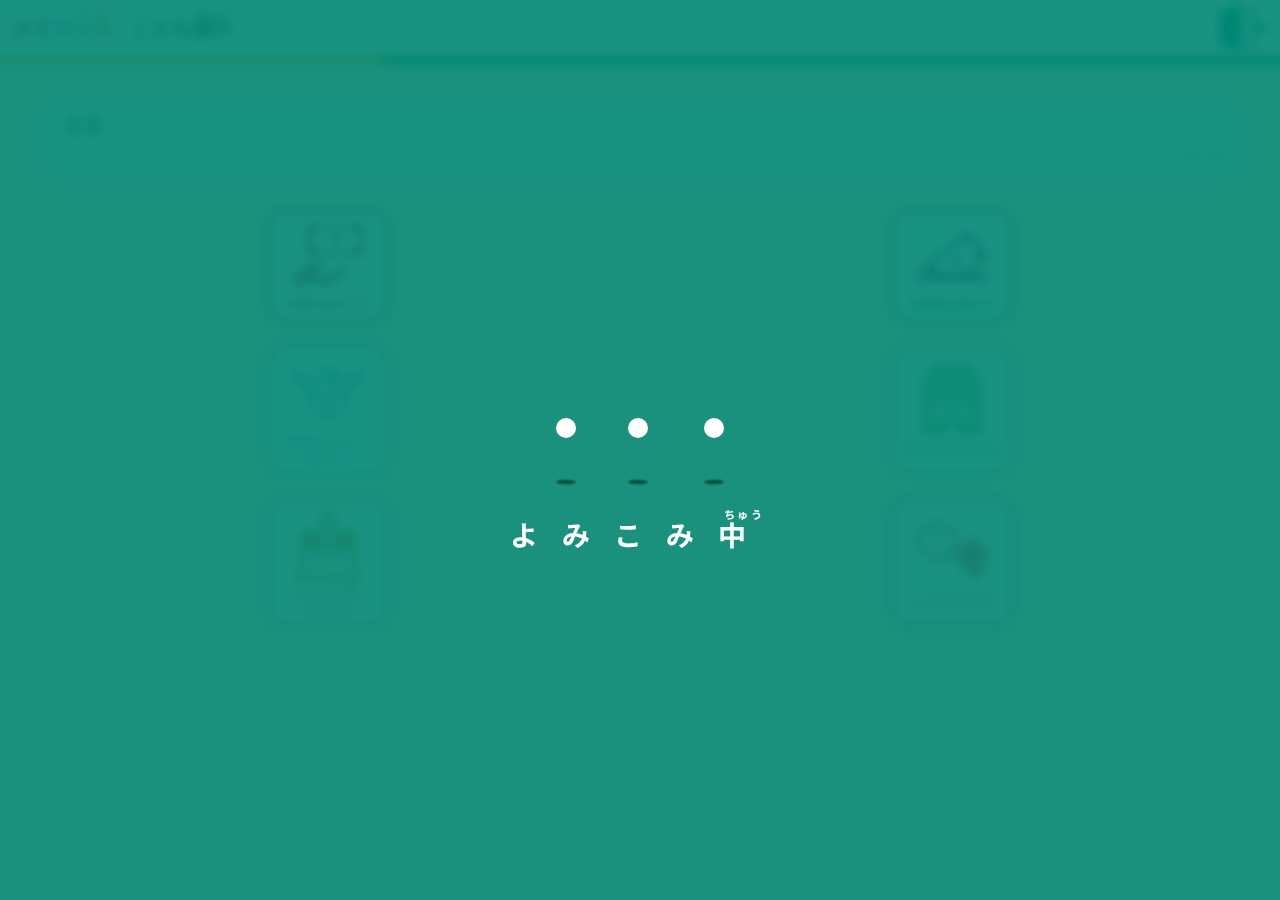
<file: bankapp/Views/menu.html>
<!DOCTYPE html>
<html lang="ja">

<head>
    <meta charset="UTF-8">
    <meta name="viewport" content="width=device-width, initial-scale=1, minimum-scale=1, user-scalable=yes">
    <meta http-equiv="Pragma" content="no-cache">
    <title>あそび大学こども銀行 | メニュー選択</title>
    <!-- 共通CSS -->
    <link rel="stylesheet" href="../bunk_files/p_css/reset.css?20230822">
    <link rel="stylesheet" href="../bunk_files/p_css/components.css?20230822">
    <link rel="stylesheet" href="../bunk_files/p_css/common.css?20230822">
    <!-- 画面個別CSS -->
    <link rel="stylesheet" href="../bunk_files/p_css/menu.css?20230822">
</head>

<body>
    <!-- ヘッダー -->
    <header>
        <div class="com_headerContent">
            <p class="com_typo_header"><span class="c_typo_PNK01">あ</span><span class="c_typo_PPL01">そ</span><span
                    class="c_typo_BLU01">び</span><span class="c_typo_GRN01"><ruby>大<rt>だい</rt></ruby></span><span
                    class="c_typo_YEL01"><ruby>学<rt>がく</rt></ruby></span>　こども<ruby>銀行<rt>ぎんこう</rt></ruby></p><a
                id="com_logoutLink"><svg version="1.1" xmlns="http://www.w3.org/2000/svg"
                    xmlns:xlink="http://www.w3.org/1999/xlink" viewBox="0 0 512 512" style="width: 48px; height: 48px;"
                    xml:space="preserve">
                    <g>
                        <polygon
                            points="257.101,94.287 257.101,94.448 340.312,94.448 340.312,204.811 376.378,204.811 376.378,58.987 
                                376.378,58.542 376.378,58.542 376.378,58.382 257.101,58.382 257.101,94.178 257.101,94.287"
                            style="fill: rgb(0, 134, 115);"></polygon>
                        <polygon
                            points="376.378,307.35 376.378,307.19 340.312,307.19 340.312,417.553 257.101,417.553 257.101,453.346 
                                257.101,453.455 257.101,453.455 257.101,453.619 376.378,453.619 376.378,307.795 376.378,307.35"
                            style="fill: rgb(0, 134, 115);"></polygon>
                        <path
                            d="M509.566,251.08l-84.652-64.094c-1.133-0.878-2.422-1.238-3.661-1.238c-3.191,0-6.179,2.524-6.179,6.184
                                v27.305c0,3.402-2.786,6.183-6.184,6.183h-32.511h-36.066h-18.551c-3.398,0-6.129,2.73-6.129,6.133v48.894
                                c0,3.402,2.73,6.133,6.129,6.133h18.551h36.066h32.511c3.398,0,6.184,2.782,6.184,6.18v27.309c0,3.66,2.988,6.183,6.179,6.183
                                c1.238,0,2.528-0.359,3.661-1.238l84.652-64.094C512.811,258.447,512.811,253.553,509.566,251.08z"
                            style="fill: rgb(0, 134, 115);"></path>
                        <path d="M204.652,11.444c-2.422,0.05-4.946,0.363-7.473,1.082L38.332,58.382L28.027,61.37l-12.156,3.504
                                C6.442,67.604,0,76.21,0,86.05v339.902c0,9.84,6.442,18.441,15.871,21.175l12.156,3.504l10.305,2.989l158.847,45.855
                                c2.527,0.718,5.051,1.082,7.473,1.082c14.27,0,26.687-11.594,26.687-26.793v-20.144v-36.066V94.448V58.382V38.237
                                C231.339,23.038,218.922,11.444,204.652,11.444z M159.515,277.358v-42.664c0-2.832,2.27-5.047,5.051-5.047h16.746
                                c2.782,0,4.996,2.215,4.996,5.047v42.664c0,2.782-2.214,4.996-4.996,4.996h-16.746
                                C161.785,282.354,159.515,280.139,159.515,277.358z" style="fill: rgb(0, 134, 115);">
                        </path>
                    </g>
                </svg></a>
        </div>
        <div class="c_headerBar c_headerBar_GRN">
            <div class="c_headerBar_left c_headerBar_YEL"></div>
        </div>
    </header>

    <!-- メイン -->
    <main>
        <!-- 詳細エリア -->
        <section class="bm_userCardArea">
            <div class="bm_userCard">
                <a href="./history.html" id="bm_historyBtn">
                    <div class="bm_nameArea">
                        <p class="bm_typo_name"><span id="bm_nameValue"></span></p>
                        <p class="bm_typo_name">さま</p>
                    </div>
                    <div class="bm_amountArea">
                        <svg class="bm_goodFaceIcon" version="1.1" xmlns="http://www.w3.org/2000/svg"
                            xmlns:xlink="http://www.w3.org/1999/xlink" viewBox="0 0 512 512"
                            style="width: 24px; height: 24px;" xml:space="preserve">
                            <g>
                                <path d="M214.215,186.222c0-16.469-13.371-29.781-29.844-29.781c-16.469,0-29.782,13.312-29.782,29.781
                            c0,16.473,13.313,29.844,29.782,29.844C200.844,216.066,214.215,202.695,214.215,186.222z"
                                    style="fill: rgb(30, 75, 157);"></path>
                                <path d="M331.946,283.41c-9.969-7.352-24.008-5.164-31.301,4.742c-3.406,4.618-7.418,8.633-12.035,12.031
                            c-4.622,3.344-9.726,6.02-15.137,7.782c-11.242,3.77-23.762,3.77-34.946,0c-5.469-1.762-10.515-4.438-15.195-7.84
                            c-4.558-3.34-8.633-7.355-11.973-11.973c-7.355-9.906-21.336-12.094-31.301-4.742c-9.969,7.297-12.098,21.332-4.805,31.301
                            c6.078,8.266,13.375,15.5,21.641,21.578c8.387,6.137,17.684,10.879,27.531,14.164c10.149,3.398,20.786,5.106,31.543,5.106
                            c10.82,0,21.457-1.707,31.606-5.106c9.847-3.285,19.086-8.027,27.473-14.164c8.266-6.078,15.558-13.312,21.636-21.578
                            C344.039,304.742,341.851,290.707,331.946,283.41z" style="fill: rgb(30, 75, 157);"></path>
                                <path d="M327.566,156.442c-16.469,0-29.782,13.312-29.782,29.781c0,16.473,13.313,29.844,29.782,29.844
                            c16.473,0,29.844-13.371,29.844-29.844C357.41,169.754,344.039,156.442,327.566,156.442z"
                                    style="fill: rgb(30, 75, 157);"></path>
                                <path
                                    d="M256,0C114.617,0,0,114.614,0,256s114.617,256,256,256c141.386,0,256-114.614,256-256S397.386,0,256,0z
                             M256,448c-105.867,0-192-86.133-192-192S150.133,64,256,64c105.871,0,192,86.133,192,192S361.871,448,256,448z"
                                    style="fill: rgb(30, 75, 157);"></path>
                            </g>
                        </svg>
                        <svg class="bm_badFaceIcon" version="1.1" xmlns="http://www.w3.org/2000/svg"
                            xmlns:xlink="http://www.w3.org/1999/xlink" viewBox="0 0 512 512"
                            style="width: 24px; height: 24px;" xml:space="preserve">
                            <g>
                                <path d="M327.566,158.66c-16.473,0-29.785,13.313-29.785,29.782c0,16.473,13.312,29.843,29.785,29.843
                            c16.469,0,29.84-13.37,29.84-29.843C357.406,171.973,344.035,158.66,327.566,158.66z"
                                    style="fill: rgb(190, 81, 8);"></path>
                                <path d="M214.211,188.442c0-16.469-13.371-29.782-29.84-29.782c-16.473,0-29.786,13.313-29.786,29.782
                            c0,16.473,13.313,29.843,29.786,29.843C200.84,218.285,214.211,204.914,214.211,188.442z"
                                    style="fill: rgb(190, 81, 8);"></path>
                                <path d="M330.137,314.629c-1.332-1.664-2.719-3.278-4.164-4.847c-1.887-2.051-3.852-4.008-5.91-5.883
                            c-1.5-1.363-3.043-2.68-4.633-3.953c-1.11-0.891-2.086-1.926-3.242-2.77c-7.961-5.836-16.773-10.391-26.133-13.493
                            c-19.39-6.441-40.785-6.441-60.113,0c-9.418,3.102-18.172,7.657-26.195,13.493c-7.84,5.777-14.77,12.644-20.602,20.542
                            c-7.294,9.969-5.168,23.946,4.801,31.242c9.969,7.356,23.945,5.226,31.301-4.742c3.038-4.195,6.746-7.902,10.941-10.941
                            c4.254-3.098,8.871-5.531,13.856-7.172c10.21-3.398,21.637-3.398,31.91,0c4.922,1.641,9.602,4.074,13.856,7.172
                            c4.195,3.039,7.84,6.746,10.942,10.941c4.374,5.958,11.183,9.118,18.05,9.118c4.621,0,9.238-1.398,13.25-4.375
                            c9.906-7.297,12.098-21.274,4.742-31.242C331.984,316.617,330.988,315.691,330.137,314.629z"
                                    style="fill: rgb(190, 81, 8);"></path>
                                <path
                                    d="M256,0C114.614,0,0,114.614,0,256s114.614,256,256,256c141.383,0,256-114.614,256-256S397.383,0,256,0z
                             M256,448c-105.871,0-192-86.133-192-192S150.129,64,256,64c105.867,0,192,86.133,192,192S361.867,448,256,448z"
                                    style="fill: rgb(190, 81, 8);"></path>
                            </g>
                        </svg>
                        <div class="bm_amount">
                            <p class="bm_typo_amount"><span id="bm_amountValue"></span></p>
                            <p class="bm_typo_unit">キッズ</p>
                        </div>
                    </div>
                </a>
            </div>
        </section>

        <!-- メニューエリア -->
        <section class="bm_menuArea">
            <ul class="bm_menuList">
                <li>
                    <a href="https://docs.google.com/forms/d/e/1FAIpQLSczhV0rwyTf8OAUYMzpSscqLqu2XNZQb4XwNlDzbZ2zWcKR1g/viewform?usp=pp_url"
                        id="bm_depositBtn" class="bm_menuBtn bm_depositBtn">
                        <svg version="1.1" xmlns="http://www.w3.org/2000/svg" xmlns:xlink="http://www.w3.org/1999/xlink"
                            viewBox="0 0 512 512" xml:space="preserve">
                            <g>
                                <path
                                    d="M497.133,29.554H122.91c-8.199,0-14.871,6.664-14.871,14.863V238.39c0,8.195,6.672,14.863,14.871,14.863
                                    h374.223c8.191,0,14.867-6.668,14.867-14.863V44.417C512,36.218,505.324,29.554,497.133,29.554z M136.117,168.944v-55.082
                                    c28.828-4.684,51.551-27.402,56.23-56.234h235.344c4.68,28.832,27.398,51.55,56.234,56.234v55.082
                                    c-28.836,4.68-51.554,27.399-56.234,56.231H192.347C187.668,196.343,164.945,173.624,136.117,168.944z"
                                    style="fill: rgb(185, 71, 126);"></path>
                                <polygon points="284.195,117.429 295.469,132.136 295.781,132.542 295.886,132.827 271.695,132.827 271.695,142.913 
                                    279.808,142.913 279.808,145.788 302.266,145.788 302.266,154.147 271.695,154.147 271.695,164.23 302.266,164.23 302.266,189.983 
                                    302.262,190.062 302.266,190.062 302.266,190.222 317.777,190.222 317.777,164.23 348.359,164.23 348.359,154.339 348.359,154.308 
                                    348.359,154.308 348.359,154.284 348.359,154.257 348.359,154.147 317.777,154.147 317.777,145.788 340.23,145.788 340.23,142.913 
                                    348.359,142.913 348.359,133.018 348.359,132.987 348.359,132.987 348.359,132.964 348.359,132.937 348.359,132.827 
                                    333.168,132.827 324.129,132.761 324.148,132.69 324.566,132.136 335.847,117.429 346.41,103.632 351.922,96.526 352.934,95.265 
                                    352.898,95.265 352.938,95.218 352.847,95.218 352.938,95.105 332.973,95.105 318.148,114.46 316.332,116.819 311.266,123.448 
                                    310.179,124.839 309.984,125.042 303.707,116.819 301.89,114.46 287.066,95.105 274.695,95.105 268.507,95.054 267.23,95.006 
                                    267.254,95.042 267.187,95.042 267.242,95.105 267.105,95.105"
                                    style="fill: rgb(185, 71, 126);"></polygon>
                                <path
                                    d="M352.484,336.511l-82.621,59.89c-7.778,5.508-17.622,7.211-26.801,4.645l-69.867-19.551
                                    c-4.825-1.351-8.391-5.422-9.102-10.378l-0.703-4.922c-1.153-8.082,5.55-15.121,13.683-14.359l41.758,3.914
                                    c0.812,0.074,1.582-0.047,2.378-0.051c0.004,0,0.004,0,0.004,0h0.004c14.633-0.023,26.394-12.621,24.766-27.516
                                    c-0.484-4.422-3.828-7.992-8.211-8.754l-87.168-15.18c-17.722-3.09-35.886,2.098-49.305,14.074L5.347,403.96
                                    c-6.187,5.524-7.129,14.859-2.176,21.508l37.676,50.539c5.469,7.336,15.973,8.602,23.031,2.774l36.547-30.195
                                    c8.699-7.188,20.324-9.762,31.25-6.922l105.664,27.473c1.063,0.274,2.141,0.293,3.215,0.457c0.41,0.062,0.82,0.129,1.238,0.176
                                    c4.453,0.5,8.879,0.039,13.11-1.316c0.175-0.055,0.351-0.106,0.527-0.165c3.106-1.058,6.117-2.422,8.809-4.434l116.359-88.714
                                    c11.656-8.715,12.875-25.734,2.586-36.024C374.953,330.886,361.988,329.784,352.484,336.511z"
                                    style="fill: rgb(185, 71, 126);"></path>
                            </g>
                        </svg>
                        <p class="bm_typo_menuBtn">お<ruby>金<rt>かね</rt></ruby>をあずける</p>
                    </a>
                </li>
                <li>
                    <a href="https://docs.google.com/forms/d/e/1FAIpQLSeEVgQaV1bgjXsrE3GLQ_wkN6jnhlyIN7js2iI2m5T3-Z-AuQ/viewform?usp=pp_url"
                        id="bm_withdrawBtn" class="bm_menuBtn bm_withdrawBtn">
                        <svg version="1.1" xmlns="http://www.w3.org/2000/svg" xmlns:xlink="http://www.w3.org/1999/xlink"
                            viewBox="0 0 512 512" xml:space="preserve">
                            <g>
                                <polygon points="310.91,259.902 310.887,259.878 310.812,259.784 298.203,270.175 293.41,274.066 290.617,276.214 
                                    290.59,275.487 289.891,255.562 289.223,236.886 288.929,226.925 288.91,225.468 288.887,225.487 288.887,225.437 288.816,225.499 
                                    288.808,225.343 272.238,238.999 273.167,265.202 273.277,268.406 273.605,277.37 273.648,279.269 273.632,279.574 
                                    262.796,277.038 259.675,276.323 234.129,270.398 223.859,278.858 218.453,283.234 217.598,283.894 217.629,283.902 
                                    217.586,283.937 217.675,283.956 217.559,284.05 247.011,290.886 266.433,295.39 266.957,295.507 267.254,295.675 247.312,312.105 
                                    247.293,312.12 247.293,312.12 247.167,312.222 253.957,320.46 253.964,320.472 253.964,320.472 254.07,320.593 279.445,299.686 
                                    287.128,309.014 261.895,329.8 261.871,329.819 261.871,329.819 261.75,329.921 268.539,338.155 268.547,338.167 268.547,338.167 
                                    268.648,338.288 294.026,317.382 311.804,338.96 324.543,328.464 324.551,328.452 324.551,328.452 324.675,328.35 306.898,306.777 
                                    332.292,285.858 325.488,277.597 325.468,277.578 325.394,277.483 300.003,298.406 292.32,289.078 317.566,268.281 317.59,268.261 
                                    317.59,268.261 317.711,268.159" style="fill: rgb(103, 73, 141);"></polygon>
                                <polygon points="348.128,247.101 387.808,214.41 383.487,209.167 344.047,241.671 343.937,241.761 343.937,241.761 
                                    343.816,241.862" style="fill: rgb(103, 73, 141);"></polygon>
                                <path
                                    d="M499.581,371.108h-67.863l-52.094-0.125l126.621-104.374c6.766-5.618,7.703-15.715,2.082-22.481L375.73,83.117
                                    c-5.621-6.766-15.718-7.805-22.484-2.184L63.488,319.585c-6.762,5.622-7.805,15.719-2.183,22.586l14.554,17.671l9.149,11.266
                                    H12.387C5.516,371.108,0,376.62,0,383.597v28.308v10.41c0,6.867,5.516,12.383,12.386,12.383h125.211H302.25h197.331
                                    c6.875,0,12.387-5.516,12.387-12.383v-10.41v-28.308C511.968,376.62,506.456,371.108,499.581,371.108z M321.007,156.394
                                    c2.754,1.946,5.61,3.657,8.562,5.18c0.645,0.332,1.278,0.699,1.93,1.012c1.824,0.871,3.66,1.664,5.539,2.378
                                    c0.519,0.195,1.054,0.348,1.582,0.535c3.351,1.188,6.754,2.133,10.226,2.817c0.812,0.16,1.625,0.293,2.445,0.426
                                    c3.336,0.539,6.688,0.84,10.07,0.918c0.539,0.012,1.078,0.07,1.622,0.07c0.168,0,0.336-0.031,0.503-0.031
                                    c2.782-0.019,5.543-0.214,8.313-0.55c0.57-0.07,1.141-0.149,1.711-0.234c2.722-0.394,5.414-0.91,8.098-1.618
                                    c0.546-0.14,1.078-0.328,1.621-0.484c2.656-0.766,5.289-1.59,7.871-2.664c0.973-0.398,1.89-0.93,2.848-1.371
                                    c1.984-0.926,4.007-1.73,5.93-2.848l37.671,45.793c-20.71,23.524-24.038,57.973-8.218,85.137l-97.418,80.25h-75.875l-58.27-0.125
                                    l29.794-24.546l-4.317-5.238l-36.301,29.91h-31.312l-16.434-0.086c14.21-22.781,15.031-51.882,1.102-75.582l174.441-143.734
                                    c1.172,1.035,2.481,1.828,3.707,2.778C319.292,155.136,320.136,155.781,321.007,156.394z"
                                    style="fill: rgb(103, 73, 141);"></path>
                            </g>
                        </svg>
                        <p class="bm_typo_menuBtn">お<ruby>金<rt>かね</rt></ruby>をひきだす</p>
                    </a>
                </li>
                <li>
                    <a href="https://docs.google.com/forms/d/e/1FAIpQLScc7Oc_IyY6n-UsPW1424aNiF3LdM2_HuueOsGYRo4-TUv_4w/viewform?usp=pp_url"
                        id="bm_salaryBtn" class="bm_menuBtn bm_salaryBtn">
                        <svg version="1.1" xmlns="http://www.w3.org/2000/svg" xmlns:xlink="http://www.w3.org/1999/xlink"
                            viewBox="0 0 512 512" xml:space="preserve">
                            <g>
                                <path
                                    d="M489.451,112.586c-0.824-0.133-1.714-0.203-2.606-0.203c-2.058,0-4.187,0.344-6.25,0.89l-78.262,23.618
                                    c-22.383,6.73-38.86,26.703-42.016,50.942l-4.453,33.973l-0.11-0.074c-0.062-0.086-0.129-0.172-0.176-0.262l-0.34-0.34
                                    c-2.062-2.75-4.191-5.496-6.453-8.102c-5.633-6.73-11.535-13.043-17.711-18.813c-8.082-7.695-16.469-14.5-24.882-20.238
                                    c-2.043-1.438-4.086-2.855-6.118-4.179c2.114-0.063,3.906-1.168,4.906-2.836l14.488,6.246l17.645,7.825
                                    c2.195,1.031,4.598,0.621,6.523-0.547c0.066-0.066,0.137-0.066,0.203-0.137c1.102-0.754,2.058-1.648,2.61-2.953
                                    c1.512-3.363,0.137-7.348-3.09-9.062c-0.137-0.137-0.344-0.274-0.547-0.274c-0.207-0.207-0.414-0.278-0.687-0.41l-14.145-6.18
                                    l-7.07-3.09l-1.922-0.894l-0.539-0.222l-0.199-0.153l23.598-9.305c3.641-1.438,5.426-5.558,3.984-9.199
                                    c-0.48-1.305-1.441-2.262-2.472-3.09c-0.137,0-0.207-0.07-0.344-0.137c-0.203-0.137-0.481-0.274-0.684-0.34
                                    c-0.07-0.141-0.206-0.141-0.273-0.141c-1.653-0.82-3.57-1.031-5.426-0.273l-32.058,12.562c-0.824-0.961-1.926-1.578-3.23-1.922
                                    c-0.274-0.07-0.547-0.136-0.89-0.202c-0.07,0-0.207-0.07-0.344-0.07c-0.137-0.066-0.274-0.137-0.477-0.203l-0.004-0.004
                                    c5.602-9.066,9.469-19.039,10.614-28.809c0.051-0.449,0.086-0.906,0.125-1.359c0.126-1.387,0.383-2.786,0.383-4.156
                                    c0-22.52-11.946-31.446-26.226-35.086c-0.958-0.203-1.993-0.406-2.95-0.614c-1.102-0.206-2.129-0.414-3.226-0.55
                                    c-1.102-0.137-2.266-0.274-3.434-0.414c-6.524-0.687-13.114-0.687-18.946-0.687c-3.23,0-6.73,0-10.301,0.141
                                    c-0.961,0-1.922,0.07-2.882,0.137c-0.688,0-1.375,0.07-2.13,0.14c-1.301,0.066-2.538,0.203-3.777,0.34
                                    c-18.055,1.922-35.695,9.27-35.695,36.594c0,7.414,1.922,15.102,5.011,22.515c1.574,3.883,3.305,7.321,4.969,10.406
                                    c0.215,0.438,0.394,0.828,0.618,1.278c-0.329,0.066-0.657,0.133-0.922,0.262c-0.203,0-0.41,0-0.55,0.141
                                    c-2.672,0.617-4.598,3.019-4.598,5.902v12.492c0,3.434,2.75,6.183,6.183,6.183h0.547l0.5,0.145
                                    c-17.125,10.297-34.726,25.293-49.794,43.309c-2.199,2.61-4.394,5.355-6.453,8.102c-0.137,0.137-0.207,0.203-0.274,0.343
                                    c-0.054,0.051-0.094,0.106-0.137,0.161l-0.218,0.164l-4.453-34.031c-3.157-24.238-19.634-44.211-42.016-50.942l-78.262-23.618
                                    c-2.059-0.546-4.188-0.89-6.176-0.89c-0.965,0-1.79,0.07-2.68,0.203c-7.344,0.961-13.73,5.633-17.918,13.25
                                    c-3.57,6.524-5.219,14.762-4.325,21.493c2.118,16.538,12.332,30.598,26.637,37.262c2.02,0.984,4.133,1.828,6.317,2.527v0.094
                                    c3.019,16.066,14.621,29.25,29.656,33.711l1.485,0.414l0.742,0.297l0.039,0.113c3.914,15.653,15.516,28.418,30.203,33.227
                                    l9.477,3.09l0.07,0.137l16.614,26.434c0.824,1.301,1.785,2.535,2.886,3.637c-0.07,0.137-0.07,0.274-0.141,0.41
                                    c0,0.141,0,0.207-0.07,0.344c-0.203,1.164-0.41,2.266-0.617,3.363c-0.207,1.168-0.344,2.27-0.481,3.363
                                    c-0.137,0.688-0.207,1.305-0.277,1.926c-0.203,1.37-0.34,2.675-0.477,4.046c-0.137,1.582-0.274,3.23-0.344,4.805
                                    c-0.07,1.855-0.137,3.641-0.137,5.426c0,18.742,3.363,36.18,10.024,51.832c0.687,1.645,1.441,3.298,2.266,4.946
                                    c0.957,2.195,2.125,4.324,3.297,6.383c1.027,1.851,2.058,3.64,3.222,5.422c4.461,7.141,9.75,13.73,15.793,19.774
                                    c1.508,1.512,3.086,3.019,4.668,4.465c0.137,0.203,0.344,0.34,0.481,0.477c0.48,0.414,0.957,0.824,1.442,1.238
                                    c0.48,0.41,0.961,0.821,1.507,1.234c1.856,1.649,3.844,3.157,5.836,4.598c5.012,3.781,10.367,7.074,15.926,10.023
                                    c1.374,0.687,2.75,1.442,4.121,2.062c4.258,2.129,8.652,3.914,13.114,5.562c1.992,0.754,4.05,1.442,6.042,2.054
                                    c2.059,0.618,4.184,1.238,6.246,1.719c1.785,0.481,3.57,0.961,5.355,1.375c2.473,0.546,4.942,1.027,7.414,1.441
                                    c2.129,0.34,4.324,0.684,6.523,0.958c2.129,0.277,4.324,0.55,6.454,0.758c2.266,0.203,4.598,0.344,6.93,0.41
                                    c1.855,0.14,3.707,0.14,5.562,0.14c0.617,0.066,1.305,0.066,1.926,0.066c9.195,0,18.122-0.754,26.84-2.195
                                    c6.453-1.102,12.699-2.609,18.813-4.394c2.332-0.754,4.598-1.511,6.863-2.332c1.785-0.621,3.5-1.309,5.214-1.992
                                    c3.782-1.578,7.489-3.297,11.059-5.082c0.137-0.137,0.203-0.203,0.339-0.203c4.051-2.062,7.965-4.394,11.672-6.937
                                    c1.234-0.825,2.473-1.715,3.703-2.539c1.586-1.168,3.23-2.336,4.742-3.566c0.203-0.211,0.344-0.348,0.481-0.414
                                    c1.441-1.031,2.816-2.199,4.183-3.434c1.855-1.648,3.57-3.293,5.222-5.012c1.262-1.234,2.329-2.609,3.512-3.906
                                    c0.355-0.391,0.73-0.805,1.094-1.215c1.313-1.484,2.734-2.894,3.977-4.422c1.367-1.715,2.606-3.363,3.91-5.082
                                    c8.515-11.875,14.691-25.262,18.398-39.886c0.48-1.645,0.894-3.434,1.234-5.149c0.207-1.168,0.484-2.262,0.687-3.434
                                    c0.278-1.714,0.551-3.359,0.824-5.078c0.618-4.258,1.031-8.582,1.238-12.976c0.137-1.852,0.137-3.707,0.137-5.629
                                    c0.066-0.684,0.066-1.371,0.066-2.059c0-4.738-0.34-9.542-0.961-14.277c0-0.07,0-0.07,0-0.07c-0.066-0.618-0.137-1.168-0.278-1.786
                                    c-0.27-2.266-0.679-4.465-1.164-6.726c0,0,0,0,0-0.07c0-0.066,0-0.203-0.066-0.344v-0.07c0-0.137,0-0.203-0.07-0.34
                                    c1.031-1.102,1.989-2.336,2.817-3.637l16.683-26.57l9.473-3.09c14.691-4.809,26.293-17.574,30.203-33.227l0.07-0.207l2.199-0.617
                                    c11.84-3.516,21.523-12.481,26.574-23.965c1.457-3.156,2.637-6.481,3.394-9.988l0.098-0.032
                                    c17.371-5.285,30.141-20.87,32.61-39.609C513.483,134.281,505.791,114.719,489.451,112.586z M133.873,259.184L122.99,241.93
                                    c-1.992-3.23-5.082-5.699-8.652-6.867l-12.219-3.981c-7.691-2.542-13.316-9.543-14.418-17.918l-0.274-1.719l10.336,2.371
                                    l0.289,0.07v-0.004l0.153,0.035l1.855-9.406l-22.18-5.148l-8.988-2.61c-6.59-1.918-11.465-7.754-12.426-14.894l-0.574-4.082
                                    l-0.129-1.262l17.457,4.004l0.594,0.141v-0.004l0.157,0.035l1.785-9.336l-36.66-8.516c-8.168-2.469-14.145-9.746-15.309-18.535
                                    c-0.414-3.226,0.137-6.246,0.274-6.726v-0.207l0.172-0.042l0.156-0.024c0.039,0.004,0.254,0,0.633,0.066l78.266,23.547
                                    c13.18,4.05,22.926,15.793,24.782,30l8.238,63.09c0,0,0,0,0,0.07c-0.07,0.141-0.203,0.344-0.274,0.551
                                    c-0.066,0.137-0.137,0.344-0.278,0.55c0,0,0,0,0,0.066c-0.546,1.031-1.027,2.129-1.508,3.227l-0.206,0.414
                                    c-0.035,0.07-0.055,0.118-0.07,0.18L133.873,259.184z M147.22,302.688c0.278-2.75,0.688-5.496,1.238-8.242
                                    c0-0.136,0.066-0.273,0.137-0.41c-0.07-0.137,0-0.207,0.066-0.344c2.266-11.394,6.664-22.656,12.43-33.434
                                    c0.07-0.203,0.207-0.344,0.274-0.55c0.07-0.203,0.207-0.34,0.344-0.547c1.855-3.57,3.98-7.07,6.109-10.438
                                    c25.055-38.926,65.977-68.719,88.153-68.719c22.172,0,63.09,29.794,88.145,68.719c2.129,3.367,4.258,6.867,6.114,10.438
                                    c0.137,0.207,0.203,0.274,0.339,0.481v0.066c0.07,0.206,0.207,0.347,0.278,0.55c5.766,10.778,10.16,22.039,12.426,33.434
                                    c0.066,0.137,0.137,0.207,0.066,0.344c0.07,0.137,0.137,0.274,0.07,0.41c0.618,2.746,1.031,5.493,1.305,8.242
                                    c0.34,3.086,0.551,6.176,0.551,9.266c0,60.07-44.969,102.016-109.294,102.016c-64.328,0-109.297-41.946-109.297-102.016
                                    C146.674,308.864,146.881,305.774,147.22,302.688z M267.983,144.785h-24.027c-8.653-8.653-17.852-22.379-17.852-34.324
                                    c0-10.094,1.098-12.426,29.867-12.426c28.762,0,29.859,2.332,29.859,12.426C285.83,122.406,276.631,136.132,267.983,144.785z
                                     M437.999,180.535h0.004l0.031,0.157l13.418-3.074l4.832-1.05l-0.816,5.293c-0.958,7.141-5.832,12.977-12.422,14.894l-8.926,2.61
                                    l-22.176,5.148l1.782,9.035l0.039,0.215h0.004l0.031,0.156l7.886-1.82l2.813-0.59l-0.266,1.657
                                    c-1.027,8.374-6.727,15.375-14.418,17.918l-12.214,3.981c-3.57,1.168-6.664,3.637-8.657,6.867l-10.812,17.179l-0.25-0.335
                                    c-0.062-0.122-0.125-0.246-0.125-0.367c-0.414-0.829-0.824-1.719-1.238-2.543c-0.133-0.274-0.27-0.551-0.34-0.754
                                    c-0.066-0.202-0.203-0.414-0.274-0.55c-0.07-0.203-0.206-0.41-0.277-0.55c0-0.067,0-0.067,0-0.067l8.238-63.023
                                    c1.855-14.207,11.602-25.95,24.785-30l78.262-23.547c0.414-0.07,0.688-0.07,0.688-0.07l0.176,0.047l0.144,0.152l0.024,0.078
                                    c0.07,0.481,0.617,3.5,0.206,6.726c-1.168,8.79-7.14,16.066-15.308,18.535l-0.07,0.066l-36.59,8.45l1.782,8.977L437.999,180.535z"
                                    style="fill: rgb(94, 161, 197);"></path>
                                <path d="M216.01,344.016h28.699v18.602c0,5.426,4.461,9.816,9.82,9.816h2.883c5.422,0,9.813-4.39,9.813-9.816v-18.602
                                    h28.699c4.945,0,8.992-4.055,8.992-8.997v-0.961c0-4.945-4.047-8.992-8.992-8.992h-28.699v-10.301h27.054
                                    c4.871,0,8.785-3.981,8.785-8.786v-1.304c0-4.871-3.914-8.856-8.785-8.856h-8.93l-5.106-0.07l0.019-0.082l0.418-0.535
                                    l21.008-28.558c2.062-2.746,2.953-6.246,2.472-9.614c-0.48-3.363-2.266-6.383-4.874-8.305l-1.168-0.824
                                    c-1.508-1.102-3.434-1.715-5.356-1.715c-3.019,0-6.038,1.578-7.89,4.118l-17.648,23.957l-0.618,0.824l-3.09,4.258l-3.363,4.535
                                    l-3.227,4.39l-0.828,1.066l-0.144,0.148l-4.176-5.605l-3.297-4.535l-3.157-4.258l-0.617-0.824l-17.574-23.957
                                    c-1.922-2.539-4.875-4.118-7.965-4.118c-1.922,0-3.774,0.614-5.355,1.715l-1.164,0.824c-2.614,1.922-4.395,4.942-4.875,8.305
                                    c-0.414,3.367,0.48,6.867,2.469,9.614l21.008,28.558l0.293,0.336l0.129,0.351h-14.012c-4.808,0-8.789,3.985-8.789,8.856v1.304
                                    c0,4.805,3.981,8.786,8.789,8.786h27.047v10.301H216.01c-4.942,0-8.992,4.047-8.992,8.992v0.961
                                    C207.018,339.961,211.068,344.016,216.01,344.016z" style="fill: rgb(94, 161, 197);">
                                </path>
                            </g>
                        </svg>
                        <p class="bm_typo_menuBtn">おきゅうりょう<br>をはらう</p>
                    </a>
                </li>
                <li>
                    <a href="https://docs.google.com/forms/d/e/1FAIpQLSft4DknftAR8GJgGM43qMYZD9We1Xr78c1vPRYjCFaeFwpUHQ/viewform?usp=pp_url"
                        id="bm_taxBtn" class="bm_menuBtn bm_taxBtn">
                        <svg version="1.1" xmlns="http://www.w3.org/2000/svg" xmlns:xlink="http://www.w3.org/1999/xlink"
                            viewBox="0 0 512 512" xml:space="preserve">
                            <g>
                                <path
                                    d="M481.345,108.086H30.65c-2.941,0-5.324,2.165-5.324,4.832v14.891c0,2.672,2.383,4.836,5.324,4.836h450.695
                                    c2.942,0,5.329-2.164,5.329-4.836v-14.891C486.674,110.25,484.287,108.086,481.345,108.086z"
                                    style="fill: rgb(114, 173, 102);"></path>
                                <path d="M51.44,94.102h409.117c2.668,0,4.832-7.738,4.832-17.285c0,0-85.191-76.817-86.789-76.817H133.4
                                    c-1.602,0-86.793,76.817-86.793,76.817C46.608,86.363,48.772,94.102,51.44,94.102z"
                                    style="fill: rgb(114, 173, 102);"></path>
                                <path
                                    d="M148.615,394.746V512h73.618c2.664,0,4.797-2.199,4.797-4.863v-68.618c0-2.668,2.195-4.867,4.859-4.867h48.238
                                    c2.664,0,4.863,2.199,4.863,4.867v68.618c0,2.664,2.129,4.863,4.797,4.863H363.4V394.746H148.615z"
                                    style="fill: rgb(114, 173, 102);"></path>
                                <path
                                    d="M459.803,146.168H52.216c-2.664,0-4.863,2.195-4.863,4.863V312.25v74.285v120.582
                                    c0,2.665,2.199,4.864,4.863,4.864h70.508h0.215l0,0h0.16V394.726H96.544l-20.133-0.121l31.898-27.058l27.383-23.184l0.05-0.046
                                    c0.004,0.019,0.012,0.031,0.012,0.046l26.34-22.309l20.23-16.972h-0.187l0.187-0.161h-2.133c-2.664,0-4.797-2.195-4.797-4.863
                                    v-29.511c0-2.664,2.133-4.797,4.797-4.797h17.656c2.664,0,4.863,2.133,4.863,4.797v10.262l-0.105,6.738l0.105-0.09v0.211
                                    l53.297-45.102l32.242,27.285l20.894,17.817v-0.137l0.157,0.137v-17.121c0-2.664,2.203-4.797,4.867-4.797h17.652
                                    c2.664,0,4.797,2.133,4.797,4.797v29.511c0,2.668-2.133,4.863-4.797,4.863h-1.148l-0.879-0.121l0.145,0.121h-0.25l8.664,7.329
                                    l37.906,32.113l27.379,23.184l18.226,15.457l13.633,11.722h-46.282h-0.14l0,0h-0.161v117.254h70.887
                                    c2.664,0,4.797-2.199,4.797-4.864V386.535V312.25V151.031C464.6,148.363,462.467,146.168,459.803,146.168z M381.123,265.75h17.656
                                    c2.664,0,4.86,2.133,4.86,4.797v29.511c0,2.668-2.196,4.863-4.86,4.863h-17.656c-2.668,0-4.863-2.195-4.863-4.863v-29.511
                                    C376.26,267.883,378.455,265.75,381.123,265.75z M398.779,230.707h-17.656c-2.668,0-4.863-2.133-4.863-4.797v-29.512
                                    c0-2.664,2.195-4.797,4.863-4.797h17.656c2.664,0,4.86,2.133,4.86,4.797v29.512C403.639,228.574,401.443,230.707,398.779,230.707z
                                     M336.619,196.398v29.512c0,2.664-2.133,4.797-4.797,4.797H314.17c-2.664,0-4.867-2.133-4.867-4.797v-29.512
                                    c0-2.664,2.203-4.797,4.867-4.797h17.652C334.486,191.602,336.619,193.734,336.619,196.398z M269.666,196.398v29.512
                                    c0,2.664-2.133,4.797-4.797,4.797h-17.723c-2.664,0-4.797-2.133-4.797-4.797v-29.512c0-2.664,2.133-4.797,4.797-4.797h17.723
                                    C267.533,191.602,269.666,193.734,269.666,196.398z M202.712,196.398v29.512c0,2.664-2.199,4.797-4.863,4.797h-17.656
                                    c-2.664,0-4.797-2.133-4.797-4.797v-29.512c0-2.664,2.133-4.797,4.797-4.797h17.656
                                    C200.513,191.602,202.712,193.734,202.712,196.398z M130.896,304.922H113.24c-2.664,0-4.864-2.195-4.864-4.863v-29.511
                                    c0-2.664,2.2-4.797,4.864-4.797h17.656c2.664,0,4.859,2.133,4.859,4.797v29.511C135.756,302.726,133.56,304.922,130.896,304.922z
                                     M130.896,230.707H113.24c-2.664,0-4.864-2.133-4.864-4.797v-29.512c0-2.664,2.2-4.797,4.864-4.797h17.656
                                    c2.664,0,4.859,2.133,4.859,4.797v29.512C135.756,228.574,133.56,230.707,130.896,230.707z"
                                    style="fill: rgb(114, 173, 102);"></path>
                                <polygon points="175.396,368.098 202.712,368.098 242.349,368.098 269.666,368.098 309.303,368.098 336.619,368.098 
                                    363.002,368.098 336.619,345.782 329.689,339.918 269.666,289.09 256.009,277.496 242.349,289.019 182.26,339.918 175.396,345.715 
                                    160.494,358.328 148.951,367.942 149.139,367.942 148.951,368.098"
                                    style="fill: rgb(114, 173, 102);"></polygon>
                            </g>
                        </svg>
                        <p class="bm_typo_menuBtn">ぜいきんをはらう</p>
                    </a>
                </li>
                <li>
                    <a href="https://docs.google.com/forms/d/e/1FAIpQLSeyX9r5TS7ekd0EOYyIwJt9jBbYVsCs5nh5QSyMf8tzC47NPQ/viewform?usp=pp_url"
                        id="bm_donateBtn" class="bm_menuBtn bm_donateBtn">
                        <svg version="1.1" xmlns="http://www.w3.org/2000/svg" xmlns:xlink="http://www.w3.org/1999/xlink"
                            viewBox="0 0 512 512" xml:space="preserve">
                            <g>
                                <polygon points="253.176,124.074 253.176,133.477 253.176,136.574 252.308,137.61 246.176,144.809 246.16,144.824 
                                    246.164,144.824 246.059,144.946 250.328,148.547 257.36,140.285 258.754,138.641 258.754,137.61 258.754,133.477 258.754,124.074 
                                        " style="fill: rgb(202, 133, 59);"></polygon>
                                <polygon points="181.91,370.668 181.91,370.508 155.363,370.508 155.281,370.508 155.281,370.508 155.121,370.508 
                                    155.121,427.844 181.91,427.844 181.91,370.84 181.91,370.668"
                                    style="fill: rgb(202, 133, 59);"></polygon>
                                <polygon points="242.785,370.508 242.785,370.508 242.621,370.508 242.621,427.844 269.414,427.844 269.414,370.508 
                                    242.863,370.508" style="fill: rgb(202, 133, 59);"></polygon>
                                <polygon points="330.367,370.508 330.285,370.508 330.285,370.508 330.125,370.508 330.125,427.844 356.918,427.844 
                                    356.918,370.508" style="fill: rgb(202, 133, 59);"></polygon>
                                <path d="M489.59,476.863h-0.004v-0.16h-29.649V269.871l-5.859-21.11l-23.363-84.355h-0.141l-5.578-20.129
                                    l-20.195,5.594l-0.062,0.015l0,0l-0.152,0.043l3.179,11.485l0.786,2.992H320.84h-0.11v-30.707V95.086V81.883l-52.91-66.93
                                    L256.121,0.098l-0.02,0.031L256,0l-64.734,81.883v13.202v38.614v30.68v0.027h-69.648l-18.79-0.043l3.997-14.434l-20.242-5.606
                                    l-0.016-0.004l0,0l-0.152-0.042l-23.367,84.359l0.371,0.102l-5.57,20.023l-5.859,21.321v206.152v0.469H22.41v35.027v0.11l0,0V512
                                    h467.176v-35.031L489.59,476.863z M424.644,476.703H87.285v-143.09h337.359v142.812V476.703z M212.445,180.359v-15.953v-54.711
                                    V99.11v-6.848h87.11v6.848v34.59v30.707v15.953H212.445z M212.445,239.234v-37.699h87.11v37.699h-87.004H212.445z M87.285,312.438
                                    v-21.461h337.359v21.461H88.152H87.285z" style="fill: rgb(202, 133, 59);"></path>
                                <path
                                    d="M256,103.305c-18.195,0-33,14.805-33,33s14.805,33,33,33s33-14.805,33-33S274.195,103.305,256,103.305z
                                     M256,153.305c-9.374,0-17-7.625-17-17s7.626-17,17-17c9.375,0,17,7.625,17,17S265.375,153.305,256,153.305z"
                                    style="fill: rgb(202, 133, 59);"></path>
                            </g>
                        </svg>
                        <p class="bm_typo_menuBtn">あそび<ruby>大学<rt>だいがく</rt></ruby><br>にあげる</p>
                    </a>
                </li>
                <li>
                    <div class="bm_dialogCenter">
                        <div class="c_dialog">
                            <div class="c_dialog_showModal">
                                <div id="bm_helpBtn" class="bm_menuBtn bm_helpBtn">
                                    <svg version="1.1" xmlns="http://www.w3.org/2000/svg"
                                        xmlns:xlink="http://www.w3.org/1999/xlink" viewBox="0 0 512 512"
                                        xml:space="preserve">
                                        <g>
                                            <path
                                                d="M162.066,211.878c-0.645-2.383-2.039-1.91-4.328-1.91c-3.922,0-7.848,0-11.77,0
                                                c-2.051,0-6.028-0.89-7.043,1.246c-0.75,1.578,0,5.355,0,7.086c0,3.625-0.289,7.375,0,10.988c0.187,2.379,0.699,2.7,3.078,2.798
                                                c6.234,0.258,12.531,0,18.773,0C162.98,232.085,162.668,214.108,162.066,211.878z"
                                                style="fill: rgb(232, 79, 76);"></path>
                                            <path d="M152.214,136.818c10.726,0.731,20.07,13.059,12.821,22.891c-6.278,8.519-16.57,12.992-21.5,22.762
                                                c-2.809,5.558-3.367,12.738-3.446,18.953c-0.004,0.094-0.012,0.207-0.016,0.301h0.008c-0.004,0.051-0.008,0.11-0.008,0.161h19.918
                                                c0-8.352,0.59-9.153,1.77-11.59c2.781-6.133,10.32-10.21,15.062-14.656c4.582-4.289,8.539-9.293,10.446-15.355
                                                c4.367-13.887-2.153-28.524-14.711-35.41c-12.59-6.906-29.883-7.254-42.328,0.121c-6.359,3.77-11.282,9.496-14.379,16.176
                                                c-1.894,4.09-6.508,15.211,1.977,15.211c5.406,0,13.106,1.519,16.074-4.297c2.156-4.227,2.75-8.485,6.578-11.77
                                                C143.726,137.526,148.004,136.534,152.214,136.818z"
                                                style="fill: rgb(232, 79, 76);">
                                            </path>
                                            <path
                                                d="M247.164,74.33C247.098,74.276,247.086,74.264,247.164,74.33L247.164,74.33z"
                                                style="fill: rgb(232, 79, 76);"></path>
                                            <path
                                                d="M263.695,88.119C263.871,88.264,263.886,88.28,263.695,88.119L263.695,88.119z"
                                                style="fill: rgb(232, 79, 76);"></path>
                                            <path
                                                d="M263.566,88.01c0.035,0.031,0.098,0.086,0.129,0.109C263.66,88.092,263.61,88.05,263.566,88.01z"
                                                style="fill: rgb(232, 79, 76);"></path>
                                            <path d="M290.289,125.92c-3.363-7.206-7.598-13.934-12.266-20.339c-0.191-0.262-0.363-0.524-0.55-0.782
                                                c-1.969-2.664-4.051-5.222-6.219-7.73c-1.023-1.207-2.066-2.39-3.141-3.57c-1.457-1.57-2.914-3.129-4.445-4.633
                                                c-0.914-0.922-1.746-1.902-2.688-2.805l-3.59-2.992c-0.797-0.695-1.515-1.469-2.324-2.145c3.707,3.09,7.496,6.25,8.5,7.086
                                                c-0.742-0.618-3.234-2.695-8.516-7.102c-5.25-4.379-7.5-6.258-7.886-6.578c0.453,0.379,4.09,3.41,7.867,6.562
                                                c-56.645-47.234-145.66-48.543-204.082-3.75c-27.32,20.945-46.742,51.602-50.336,86.175c-3.543,34.09,8.454,67.774,31.34,93.055
                                                c27.957,30.879,68.758,47.875,110.008,49.902l33.207,25.93c19.121,14.934,48.117,3.121,51.476-20.809l3.442-24.523
                                                c28.164-15.187,51.664-39.465,63.325-69.512C304.844,187.893,303.668,154.557,290.289,125.92z M99.179,264.631
                                                c-4-1.598-7.902-3.418-11.707-5.414c-0.242-0.126-0.496-0.23-0.738-0.36c-12.074-6.43-23.043-14.855-32.13-25.297
                                                c-1.05-1.207-2.035-2.453-3.015-3.707c-0.602-0.766-1.187-1.542-1.766-2.324c-2.054-2.797-3.961-5.679-5.676-8.66
                                                c-0.176-0.301-0.344-0.606-0.512-0.906c-7.832-13.977-11.843-29.703-11.374-45.511c0.008-0.286,0.023-0.57,0.031-0.856
                                                c0.141-3.519,0.515-7.035,1.11-10.543c0.133-0.781,0.285-1.566,0.441-2.347c0.602-3.039,1.383-6.058,2.34-9.051
                                                c0.344-1.074,0.711-2.14,1.102-3.203c0.508-1.398,1.012-2.797,1.602-4.179c29.894-70,129.551-83.29,187.722-42.778
                                                c14.63,10.191,26.466,23.93,33.914,39.489c0.016,0.031,0.031,0.062,0.047,0.098c0.836,1.75,1.574,3.538,2.293,5.332
                                                c0.27,0.675,0.562,1.343,0.816,2.023c0.469,1.258,0.867,2.535,1.282,3.809c0.382,1.191,0.782,2.371,1.114,3.57
                                                c0.254,0.918,0.453,1.847,0.679,2.773c0.363,1.497,0.722,2.989,1.004,4.497c0.16,0.855,0.27,1.722,0.402,2.586
                                                c0.234,1.504,0.461,3.008,0.617,4.519c0.122,1.234,0.176,2.481,0.242,3.727c0.058,1.078,0.141,2.152,0.16,3.23
                                                c0.126,9.718-1.476,19.609-5.137,29.374c-10.527,28.578-35.382,49.778-63.281,60.645c-1.309,9.309-2.629,18.614-3.95,27.922
                                                c-0.687,4.59-1.285,9.156-2.027,13.766l-41.586-32.477c-18.043,0.34-36.391-2.832-53.282-9.473
                                                C99.675,264.807,99.422,264.729,99.179,264.631z"
                                                style="fill: rgb(232, 79, 76);">
                                            </path>
                                            <path
                                                d="M401.574,166.19c-47.157,0-87.41,29.551-103.238,71.168c0,0,0,0.02-0.02,0.043
                                                c-1.965,5.176-3.5,10.551-4.668,16.066c-0.882,3.871-1.64,7.778-2.214,11.711l-0.074-0.039c0,0,0,0.019-0.019,0.039l-13.68,64.457
                                                l41.176,18.102v35.973c0,8.793,7.594,15.668,16.347,14.793l56.566-2.039l1.95-0.066v70.528v0.434l0,0v0.16h0.394l81.957-46.774
                                                V358.12c1.18-1.078,2.34-2.172,3.473-3.301C499.594,334.834,512,307.186,512,276.612C512,215.62,462.566,166.19,401.574,166.19z"
                                                style="fill: rgb(232, 79, 76);"></path>
                                        </g>
                                    </svg>
                                    <p class="bm_typo_menuBtn">しつもんをする</p>
                                </div>
                            </div>
                            <div class="c_dialog_modal c_dialog_modal_disable">
                                <div class="c_dialog_inner">
                                    <div class="c_dialog_CloseBtn">
                                        <svg version="1.1" xmlns="http://www.w3.org/2000/svg"
                                            xmlns:xlink="http://www.w3.org/1999/xlink" width="48" height="48"
                                            viewBox="0 0 512 512" xml:space="preserve">
                                            <g>
                                                <path
                                                    d="M317.923,504.437c1.172-0.289,2.324-0.633,3.488-0.938c2.778-0.73,5.552-1.465,8.31-2.29
                                                    c1.512-0.453,3.001-0.969,4.505-1.449c2.422-0.774,4.844-1.535,7.243-2.383c1.55-0.551,3.074-1.157,4.614-1.734
                                                    c2.359-0.887,4.727-1.762,7.063-2.719c1.359-0.558,2.692-1.168,4.039-1.746c2.512-1.082,5.028-2.16,7.513-3.325
                                                    c0.988-0.465,1.961-0.973,2.946-1.449c2.829-1.375,5.653-2.762,8.438-4.243c0.465-0.25,0.914-0.515,1.375-0.766
                                                    c21.287-11.482,41.317-26.143,59.319-44.094c18.006-17.951,32.722-37.934,44.266-59.19c0.274-0.504,0.57-1,0.844-1.504
                                                    c1.45-2.715,2.809-5.47,4.157-8.223c0.515-1.055,1.062-2.098,1.566-3.161c1.129-2.391,2.168-4.809,3.215-7.227
                                                    c0.629-1.442,1.289-2.868,1.887-4.321c0.926-2.246,1.77-4.52,2.629-6.786c0.618-1.625,1.266-3.238,1.848-4.879
                                                    c0.836-2.348,1.586-4.719,2.352-7.086c0.5-1.551,1.035-3.086,1.504-4.646c0.844-2.785,1.59-5.59,2.332-8.395
                                                    c0.301-1.137,0.641-2.262,0.926-3.406c0.938-3.75,1.782-7.521,2.547-11.298c0.035-0.183,0.082-0.363,0.122-0.547
                                                    c6.653-33.148,6.704-67.354,0.144-100.526c-0.038-0.207-0.09-0.41-0.133-0.617c-0.754-3.762-1.578-7.513-2.5-11.244
                                                    c-0.281-1.141-0.617-2.266-0.914-3.402c-0.734-2.809-1.473-5.614-2.309-8.399c-0.465-1.57-1-3.11-1.496-4.669
                                                    c-0.758-2.367-1.5-4.738-2.328-7.086c-0.578-1.637-1.219-3.25-1.829-4.872c-0.855-2.274-1.691-4.547-2.614-6.802
                                                    c-0.59-1.45-1.242-2.871-1.863-4.309c-1.047-2.43-2.082-4.86-3.207-7.262c-0.493-1.047-1.028-2.074-1.536-3.114
                                                    c-1.343-2.778-2.703-5.548-4.156-8.282c-0.258-0.492-0.543-0.969-0.809-1.458c-11.486-21.302-26.155-41.348-44.118-59.362
                                                    c-17.974-18.03-37.993-32.77-59.28-44.318c-0.516-0.281-1.016-0.582-1.531-0.855c-2.657-1.418-5.352-2.746-8.052-4.067
                                                    c-1.121-0.546-2.222-1.129-3.352-1.664c-2.282-1.07-4.59-2.059-6.899-3.063c-1.558-0.679-3.102-1.394-4.676-2.039
                                                    c-2.102-0.863-4.223-1.645-6.341-2.45c-1.778-0.675-3.543-1.386-5.336-2.023c-2.211-0.786-4.446-1.485-6.673-2.207
                                                    c-1.692-0.547-3.368-1.133-5.071-1.645c-2.722-0.821-5.466-1.543-8.208-2.27c-1.203-0.321-2.394-0.68-3.606-0.981
                                                    c-36.797-9.189-75.231-10.091-112.36-2.719c-0.386,0.074-0.77,0.172-1.156,0.25c-3.579,0.726-7.15,1.511-10.701,2.394
                                                    c-1.121,0.278-2.23,0.602-3.348,0.894c-2.825,0.742-5.645,1.493-8.446,2.333c-1.484,0.442-2.946,0.946-4.414,1.418
                                                    c-2.45,0.782-4.895,1.551-7.325,2.41c-1.543,0.547-3.063,1.153-4.594,1.727c-2.364,0.886-4.731,1.762-7.075,2.723
                                                    c-1.359,0.558-2.695,1.168-4.047,1.75c-2.512,1.078-5.02,2.157-7.505,3.321c-0.996,0.469-1.973,0.981-2.965,1.462
                                                    c-2.821,1.367-5.634,2.75-8.411,4.226c-0.481,0.254-0.946,0.531-1.418,0.79c-21.276,11.478-41.294,26.132-59.288,44.075
                                                    c-18.014,17.958-32.738,37.957-44.286,59.225c-0.266,0.493-0.555,0.973-0.817,1.466c-1.465,2.734-2.832,5.508-4.192,8.286
                                                    c-0.504,1.031-1.039,2.051-1.531,3.09c-1.137,2.41-2.188,4.852-3.246,7.294c-0.618,1.422-1.266,2.829-1.859,4.262
                                                    c-0.926,2.246-1.77,4.52-2.63,6.79c-0.618,1.626-1.266,3.242-1.852,4.883c-0.832,2.34-1.578,4.704-2.34,7.063
                                                    c-0.504,1.559-1.043,3.102-1.516,4.669c-0.843,2.794-1.594,5.61-2.34,8.426c-0.297,1.126-0.633,2.235-0.914,3.368
                                                    c-0.938,3.742-1.778,7.509-2.543,11.286c-0.039,0.191-0.09,0.375-0.126,0.566c-6.657,33.148-6.707,67.351-0.148,100.522
                                                    c0.042,0.207,0.094,0.406,0.133,0.614c0.754,3.758,1.578,7.509,2.5,11.239c0.289,1.161,0.629,2.31,0.93,3.466
                                                    c0.731,2.786,1.466,5.575,2.294,8.341c0.473,1.582,1.008,3.145,1.512,4.715c0.754,2.352,1.488,4.704,2.313,7.036
                                                    c0.578,1.645,1.222,3.266,1.84,4.895c0.851,2.27,1.687,4.539,2.606,6.79c0.59,1.446,1.238,2.864,1.859,4.298
                                                    c1.043,2.43,2.082,4.864,3.208,7.266c0.492,1.05,1.031,2.082,1.539,3.126c1.347,2.774,2.703,5.543,4.157,8.278
                                                    c0.258,0.485,0.538,0.958,0.797,1.438c11.486,21.311,26.159,41.36,44.13,59.382c17.998,18.049,38.043,32.805,59.362,44.361
                                                    c0.48,0.262,0.949,0.543,1.43,0.801c2.699,1.442,5.438,2.79,8.181,4.13c1.074,0.527,2.137,1.086,3.218,1.598
                                                    c2.348,1.106,4.723,2.122,7.099,3.153c1.488,0.648,2.961,1.328,4.465,1.946c2.184,0.902,4.395,1.714,6.598,2.55
                                                    c1.696,0.645,3.371,1.321,5.079,1.926c2.285,0.813,4.594,1.535,6.899,2.282c1.617,0.523,3.222,1.082,4.852,1.574
                                                    c2.844,0.855,5.703,1.614,8.563,2.367c1.082,0.286,2.149,0.61,3.23,0.879c36.809,9.2,75.258,10.106,112.399,2.734
                                                    c0.422-0.086,0.84-0.187,1.262-0.274C310.879,506.082,314.411,505.308,317.923,504.437z M190.124,250.363l-42.173-42.294
                                                    c-6.934-6.954-6.919-18.213,0.035-25.143l35.254-35.152c6.954-6.93,18.213-6.915,25.143,0.039l42.173,42.294
                                                    c3.055,3.066,8.017,3.07,11.079,0.015l42.298-42.172c6.954-6.934,18.21-6.919,25.144,0.034l35.152,35.254
                                                    c6.93,6.954,6.918,18.213-0.035,25.143l-42.298,42.177c-3.063,3.054-3.074,8.012-0.016,11.079l42.173,42.294
                                                    c6.93,6.954,6.915,18.213-0.039,25.143l-35.25,35.153c-6.954,6.934-18.213,6.914-25.143-0.035l-42.177-42.298
                                                    c-3.055-3.067-8.013-3.071-11.075-0.016l-49.342,49.197c-3.063,3.055-8.024,3.047-11.079-0.019l-49.193-49.334
                                                    c-3.059-3.067-3.051-8.028,0.011-11.083l49.342-49.197C193.171,258.387,193.178,253.429,190.124,250.363z"
                                                    style="fill: rgb(0, 160, 142);"></path>
                                            </g>
                                        </svg>
                                    </div>
                                    <div class="c_dialog_textArea">
                                        <div class="bm_dialogMessageArea">
                                            <p class="bm_typo_dialogMessage"><ruby>近<rt>ちか</rt></ruby>くの<ruby>大人<rt>おとな
                                                    </rt></ruby>に<br><ruby>声<rt>こえ</rt></ruby>をかけてください。</p>
                                        </div>
                                        <div class="bm_dialogImageArea">
                                            <img src="../bunk_files/p_image/ask_adult.svg" class="bm_dialogImage">
                                        </div>
                                    </div>
                                </div>
                            </div>
                        </div>
                    </div>
                </li>
            </ul>
        </section>
    </main>

    <script src="../bunk_files/p_css/event.js?20230822"></script>
    <script src="../bunk_files/p_css/common.js?20230822"></script>
    <script src="../bunk_files/p_css/menu.js?20230822"></script>
</body>

</html>
</file>
<file: bankapp/bunk_files/p_css/components.css>
/* コンポーネント */
/* Typography */
.c_typo_headerXXS {
    font-size: 12px;
    line-height: 16px;
    font-weight: 700;
}

.c_typo_headerXS {
    font-size: 14px;
    line-height: 20px;
    font-weight: 700;
}

.c_typo_headerS {
    font-size: 16px;
    line-height: 24px;
    font-weight: 700;
}

.c_typo_headerM {
    font-size: 18px;
    line-height: 26px;
    font-weight: 700;
}

.c_typo_headerL {
    font-size: 20px;
    line-height: 28px;
    font-weight: 700;
}

.c_typo_headerXL {
    font-size: 24px;
    line-height: 32px;
    font-weight: 400;
}

.c_typo_headerXXL {
    font-size: 28px;
    line-height: 36px;
    font-weight: 700;
}

.c_typo_bodyXS {
    font-size: 12px;
    line-height: 14px;
    font-weight: 400;
}

.c_typo_bodyS {
    font-size: 14px;
    line-height: 20px;
    font-weight: 400;
}

.c_typo_bodyM {
    font-size: 16px;
    line-height: 24px;
    font-weight: 400;
}

.c_typo_bodyL {
    font-size: 18px;
    line-height: 28px;
    font-weight: 400;
}

.c_typo_cta {
    font-size: 16px;
    line-height: 16px;
    font-weight: 700;
}

.c_typo_ctaS {
    font-size: 14px;
    line-height: 14px;
    font-weight: 700;
}

.c_typo_numberL {
    font-size: 42px;
    line-height: 42px;
    font-weight: 700;
}

@media (min-width: 760px) {
    .c_typo_headerXS {
        font-size: 16px;
        line-height: 24px;
    }

    .c_typo_headerS {
        font-size: 18px;
        line-height: 26px;
    }

    .c_typo_headerM {
        font-size: 22px;
        line-height: 32px;
    }

    .c_typo_headerL {
        font-size: 28px;
        line-height: 36px;
    }

    .c_typo_headerXL {
        font-size: 42px;
        line-height: 50px;
    }

    .c_typo_bodyM {
        font-size: 18px;
        line-height: 26px;
    }

    .c_typo_bodyL {
        font-size: 24px;
        line-height: 36px;
    }

    .c_typo_numberL {
        font-size: 50px;
        line-height: 50px;
    }
}

.c_typo_BLK10 {
    color: #2E2E2E;
}

.c_typo_BLK8 {
    color: #585858;
}

.c_typo_BLK6 {
    color: #939393;
}

.c_typo_BLK4 {
    color: #D5D5D5;
}

.c_typo_BLK2 {
    color: #F0F0F0;
}

.c_typo_BLK1 {
    color: #FAFAFA;
}

.c_typo_GRN16 {
    color: #003D34;
}

.c_typo_GRN10 {
    color: #008673;
}

.c_typo_RED100 {
    color: #9C2F2F;
}

.c_typo_WHT {
    color: #FFFFFF;
}

.c_typo_ERROR {
    color: #E53935;
}

.c_typo_ORG120 {
    color: #F29F00;
}

.c_typo_PNK01 {
    color: #B9477E;
}

.c_typo_PPL01 {
    color: #67498D;
}

.c_typo_BLU01 {
    color: #5EA1C5;
}

.c_typo_GRN01 {
    color: #72AD66;
}

.c_typo_YEL01 {
    color: #CA853B;
}

.c_typo_align_left {
    text-align: left;
}

.c_typo_align_center {
    text-align: center;
}

.c_typo_align_right {
    text-align: right;
}

.c_typo_align_left,
.c_typo_align_center,
.c_typo_align_right {
    word-break: break-all;
}

@media (min-width: 760px) {
    .c_typo_alignPC_left {
        text-align: left;
    }

    .c_typo_alignPC_center {
        text-align: center;
    }

    .c_typo_alignPC_right {
        text-align: right;
    }
}

.c_typo_oneLine {
    white-space: nowrap;
    text-overflow: ellipsis;
    overflow: hidden;
}

/* Loader */
.c_loader {
    position: fixed;
    top: 0;
    left: 0;
    width: 100vw;
    height: 100vh;
    height: 100dvh;
    background-color: rgba(0, 134, 115, 0.9);
    backdrop-filter: blur(5px);
    z-index: 9999;
}

.c_loader_hidden {
    display: none;
}

.c_loader_contents {
    position: absolute;
    top: 50%;
    left: 50%;
    transform: translate(-50%, -50%);
    width: 240px;
    height: 64px;
}

.c_loader_circle {
    position: absolute;
    width: 20px;
    height: 20px;
    border-radius: 50%;
    background-color: #FFFFFF;
    animation: circle 0.5s alternate infinite ease;
}

@keyframes circle {
    0% {
        top: 60px;
        height: 5px;
        border-radius: 50px 50px 25px 25px;
        transform: scaleX(1.7);
    }

    40% {
        height: 20px;
        border-radius: 50%;
        transform: scaleX(1);
    }

    100% {
        top: 0%;
    }
}

.c_loader_circle:nth-child(1) {
    left: 15%;
}

.c_loader_circle:nth-child(2) {
    left: 45%;
    animation-delay: .2s;
}

.c_loader_circle:nth-child(3) {
    left: auto;
    right: 15%;
    animation-delay: .3s;
}

.c_loader_shadow {
    position: absolute;
    top: 62px;
    width: 20px;
    height: 4px;
    border-radius: 50%;
    background-color: rgba(0, 0, 0, .5);
    transform-origin: 50%;
    z-index: -1;
    filter: blur(1px);
    animation: shadow .5s alternate infinite ease;
}

@keyframes shadow {
    0% {
        transform: scaleX(1.5);
    }

    40% {
        transform: scaleX(1);
        opacity: .7;
    }

    100% {
        transform: scaleX(.2);
        opacity: .4;
    }
}

.c_loader_shadow:nth-child(4) {
    left: 45%;
    animation-delay: .2s
}

.c_loader_shadow:nth-child(5) {
    left: auto;
    right: 15%;
    animation-delay: .3s;
}

.c_loader_shadow:nth-child(6) {
    left: 15%;
}

.c_loader_text {
    position: absolute;
    top: 50%;
    left: 50%;
    transform: translate(-50%, calc(-50% + 80px));
    letter-spacing: 1em;
}

.c_loader_text>span {
    text-align: center;
}

.c_loader_text rt {
    font-size: 0.4em;
    letter-spacing: 0.2em;
}

@media (min-width: 760px) {
    .c_loader_text {
        font-size: 24px;
        line-height: 32px;
    }
}

/* HeaderBar */
.c_headerBar {
    height: 8px;
}

.c_headerBar_GRN {
    background-color: #008673;
}

.c_headerBar_BLU {
    background-color: #2196F3;
}

.c_headerBar_left {
    width: 30%;
    height: 100%;
    border-radius: 0 4px 4px 0;
}

.c_headerBar_YEL {
    background-color: #FABF00;
}

/* TextField */
.c_textField_labelArea {
    display: flex;
    align-items: flex-start;
}

.c_textField_typo_label {
    font-size: 16px;
    font-weight: 700;
    line-height: 24px;
    color: #2E2E2E;
}

.c_textField_typo_asterisk {
    font-size: 16px;
    font-weight: 700;
    line-height: 24px;
    color: #E53935;
}

.c_textField_inputArea {
    padding-top: 8px;
}

.c_textField_input {
    width: 100%;
    padding: 16px;
    border: 1px solid #F2FAF9;
    border-radius: 16px;
    background-color: #F2FAF9;
    outline: none;
    resize: none;
}

.c_textField_typo_input {
    font-size: 16px;
    font-weight: 400;
    line-height: 24px;
    color: #2E2E2E;
}

.c_textField_typo_input:focus {
    border: 1px solid #008673;
}

.c_textField_typo_input::placeholder {
    color: #585858;
}

/* Button */
.c_button {
    display: block;
    width: 100%;
    padding: 16px;
    border: 3px solid #008673;
    border-radius: 24px;
    box-shadow: 0 4px 4px rgba(0, 0, 0, 0.4);
    transition: cubic-bezier(0, 0.2, 0.4, 1) 200ms;
}

.c_button_green {
    background-color: #008673;
}

.c_button_white {
    background-color: #FFFFFF;
}

@media (min-width: 760px) {
    .c_button:hover {
        background-color: #CCEBE6;
    }

    .c_button:hover p {
        color: #008673;
    }
}

/* ボタン非活性時 */
.c_button_disabled {
    border: 3px solid #D5D5D5;
    background-color: #D5D5D5;
    box-shadow: none;
    transform: translateY(4px);
    pointer-events: none;
}

.c_button_disabled p {
    color: #939393;
}

/* Dialog */
.c_dialog {
    display: flex;
}

/* bodyスクロール制御 */
.c_dialog_bodyScroll {
    overflow-y: hidden;
    overflow-x: hidden;
    width: 100%;
    position: fixed;
    left: 0;
}

.c_dialog_showModal {
    cursor: pointer;
}

/* ダイアログ背景 */
.c_dialog_modal {
    visibility: hidden;
    opacity: 0;
    position: fixed;
    top: 0;
    left: 0;
    width: 100vw;
    display: flex;
    justify-content: center;
    align-items: center;
    transition: all 0.2s cubic-bezier(0, 0.2, 0.4, 1);
    backdrop-filter: blur(5px);
    -webkit-backdrop-filter: blur(5px);
    background-color: rgba(255, 255, 255, 0.6);
    cursor: pointer;
    z-index: 10;
}

.c_dialog_inner {
    background-color: #FFFFFF;
    border-radius: 24px;
    /* スクロールの調整のため右・下paddingをc_modal01_textAreaと分割 */
    padding: 32px 12px 30px 0;
    width: 90vw;
    max-width: 592px;
    min-width: 328px;
    max-height: 90%;
    position: relative;
    cursor: default;
    box-shadow: 0px 4px 16px rgba(0, 0, 0, 0.1);
}

/* PC表示 */
@media (min-width: 760px) {
    .c_dialog_inner {
        max-height: 680px;
    }
}

/* ダイアログテキストエリア */
.c_dialog_textArea {
    overflow-y: auto;
    overflow-x: hidden;
    line-height: 1.5;
    /*モーダル内スクロールの調整のため右・下paddingをc_modal01_innerと分割 */
    padding: 0 12px 2px 24px;
}

/* PC表示 */
@media (min-width: 760px) {
    .c_dialog_textArea {
        /* ダイアログボックスの最大の高さ（680px）からパディング要素（64px）を引いた値 */
        max-height: 616px;
    }
}

/* 閉じるアイコン（×ボタン） */
.c_dialog_CloseBtn {
    position: absolute;
    right: -16px;
    top: -24px;
    width: 48px;
    height: 48px;
    cursor: pointer;
}

/* ダイアログ表示用クラス */
.c_dialog_isShow {
    visibility: visible;
    opacity: 1;
}

/* ×ボタンクローズ非表示用クラス */
.c_dialog_hidden_closeBtn .c_dialog_CloseBtn {
    display: none;
}

/* 背景押下制御用クラス */
.c_dialog .c_dialog_modal_disable {
    cursor: default;
}

/* Notification */
.c_notification {
    display: flex;
    align-items: flex-start;
    padding: 8px;
    border-radius: 16px;
    background-color: #FFE0E0;
}

.c_notification:focus {
    border: #E53935;
}

.c_notification>svg {
    flex-shrink: 0;
    width: 24px;
    height: 24px;
}

.c_notification_text {
    flex-grow: 1;
    padding-left: 8px;
}

.c_notification_typo_text {
    font-size: 16px;
    font-weight: 700;
    line-height: 24px;
    color: #2E2E2E;
}

.c_notification_closeBtn {
    padding-left: 8px;
}

/* Notification02 */
.c_notification02 {
    display: block;
    padding: 8px;
    border-radius: 16px;
    background-color: #FDEBCC;
    box-shadow: 0 4px 16px 0 rgba(0, 0, 0, 0.1);
    cursor: pointer;
}

.c_notification02_titleArea {
    display: flex;
    align-items: center;
}

.c_notification02_exclamationIcon {
    flex-shrink: 0;
    width: 24px;
    height: 24px;
    background-image: url('../p_image/exclamation_orange.svg');
    background-repeat: no-repeat;
    background-size: contain;
    background-position: center;
}

.c_notification02_title {
    flex-grow: 1;
    padding-left: 8px;
}

.c_notification02_contentArea {
    padding: 8px 12px 0 12px;
}

.c_notification02_textLink {
    display: flex;
    align-items: center;
    padding-left: 4px;
}

.c_notification02_typo_textLink:visited {
    color: #99D6CD;
}

.c_notification02_nextArrowIcon {
    flex-shrink: 0;
    padding-left: 8px;
}

/* TextLink */
.c_textLink {
    display: flex;
}

.c_textLink>a {
    display: flex;
    align-items: center;
}

.c_textLink svg {
    flex-shrink: 0;
    margin: 4px;
    width: 16px;
    height: 16px;
}

.c_typo_textLink {
    font-size: 16px;
    line-height: 24px;
    font-weight: 700;
    color: #1E88E5;
}

@media (min-width: 760px) {
    .c_textLink0>a {
        transition: cubic-bezier(0, 0.2, 0.4, 1) 200ms;
    }

    .c_textLink a:hover {
        background-color: #BBDEFB;
    }

    .c_textLink a:hover p {
        color: #1E88E5;
    }
}

/* SortLink */
.c_sortLink {
    display: flex;
}

.c_sortLink>input {
    display: none;
}

.c_sortLink>input+label {
    display: flex;
    align-items: center;
    transition: cubic-bezier(0, 0.2, 0.4, 1) 200ms;
}

.c_sortLink>input+label>p {
    font-size: 14px;
    line-height: 20px;
    font-weight: 700;
    color: #008673;
}

.c_sortLink_iconArea {
    flex-shrink: 1;
    padding-left: 4px;
}

.c_sortLink>input+label svg {
    width: 24px;
    height: 24px;
}

.c_sortLink>input+label svg:last-child {
    display: none;
}

.c_sortLink>input:checked+label svg:first-child {
    display: none;
}

.c_sortLink>input:checked+label svg:last-child {
    display: block;
}

@media (min-width: 760px) {
    .c_sortLink>input+label:hover {
        background-color: #E9FFFC;
        cursor: pointer;
    }

    .c_sortLink>input+label>p {
        font-size: 16px;
        line-height: 24px;
    }

    .c_sortLink>input+label svg {
        width: 32px;
        height: 32px;
    }
}
</file>
<file: bankapp/bunk_files/p_css/common.css>
/* 共通 */
/* フォント設定 */
@import url('https://fonts.googleapis.com/css2?family=Noto+Sans+JP:wght@100;400&display=swap');

/* レイアウト */
body {
    height: 100vh;
    height: 100dvh;
    font-family: "Noto Sans JP", "Hiragino Kaku Gothic Pro", "ヒラギノ角ゴ Pro W3", "メイリオ", "Meiryo", "ＭＳ　Ｐゴシック", "HelveticaNeue", "Helvetica", "Arial", Sans-Serif;
}

/* ヘッダー */
.com_headerContent {
    display: flex;
    align-items: center;
    padding: 4px 12px;
    background-color: #FFFFFF;
}

.com_headerContent>p {
    flex-grow: 1;
}

.com_headerContent>a {
    flex-shrink: 0;
    display: block;
    width: 48px;
    height: 48px;
}

.com_typo_header {
    font-size: 20px;
    font-weight: 700;
    line-height: 38px;
    color: #2E2E2E;
}

/* フッター */
footer {
    padding: 12px 20px;
    background-color: #00A08E;
}

.com_typo_footer {
    font-size: 12px;
    font-weight: 400;
    line-height: 14px;
    text-align: center;
    color: #FFFFFF;
}


/* トップへリンクセクション */
.com_linkSec {
    display: flex;
    padding: 24px 0 24px 30px;
    background-color: #FFFFFF;
}

@media (min-width: 760px) {
    .com_linkSec {
        padding: 32px 0 32px calc(((100vw - 760px) / 1160) * 320);
    }
}

/* バージョン */
.com_versionArea {
    position: fixed;
    bottom: 4px;
    right: 8px;
}

.com_versionNum {
    font-size: 12px;
    font-weight: 400;
    line-height: 14px;
}
</file>
<file: bankapp/bunk_files/p_css/accountConfirm.css>
/** アカウント確認 **/
</file>
<file: bankapp/bunk_files/p_css/accountIssuance.css>
/** アカウント発行 **/
body {
    background-color: #E3F2FD;
}

/* タイトルセクション */
.bai_ttlSec {
    padding: 32px 0 0;
}

.bai_lead {
    padding: 24px 20px 0;
}

@media (min-width: 760px) {
    .bai_ttlSec {
        width: 100%;
        max-width: 592px;
        margin: 0 auto;
        padding: 64px 0 0;
    }

    .bai_lead {
        padding: 48px 0 0;
    }
}

/* 入力セクション */
.bai_inputSec {
    padding: 24px 20px 0;
}

.bai_inputCard {
    padding: 24px;
    border-radius: 16px;
    background-color: #FFFFFF;
}

.bai_accountIcon {
    text-align: center;
}

.bai_accountIcon>img {
    width: 100px;
    height: 100px;
}

.bai_textFieldArea {
    padding-top: 24px;
}

@media (min-width: 760px) {
    .bai_inputSec {
        padding: 64px 0;
    }

    .bai_inputCard {
        max-width: 592px;
        width: 100%;
        margin: 0 auto;
    }
}

/* 確定ボタンエリア */
.bai_confirmBtnArea {
    width: 280px;
    margin: 0 auto;
    padding: 40px 0;
}

.bai_confirmBtn {
    display: block;
    width: 100%;
    padding: 13px 16px;
    border: 3px solid #1976D2;
    border-radius: 24px;
    outline: none;
    background-color: #1976D2;
    box-shadow: 0 4px 4px rgba(0, 0, 0, 0.4);
    transition: cubic-bezier(0, 0.2, 0.4, 1) 200ms;
}

.bai_confirmBtn:focus {
    border: 3px solid #BBDEFB;
}

.bai_confirmBtn_disabled {
    background-color: #D5D5D5;
    border: 3px solid #D5D5D5;
    box-shadow: none;
    pointer-events: none;
    transition: cubic-bezier(0, 0.2, 0.4, 1) 200ms;
}

.bai_confirmBtn_disabled p {
    color: #939393;
}
</file>
<file: bankapp/bunk_files/p_css/accountList.css>
/** アカウント一覧 **/
body {
    background-color: #d4edd6;
}

.bal_headerContent {
    display: flex;
    align-items: center;
    padding: 4px 12px;
}

/* タイトルセクション */
.bal_ttlSec {
    width: 100%;
    max-width: 592px;
    margin: 0 auto;
    padding-top: 24px;
}

.bal_ttl {
    padding: 0 20px;
}

.bal_typo_ttl {
    font-weight: 700;
    font-size: 20px;
    line-height: 28px;
    color: #2E2E2E;
    text-align: center;
}

.bal_lead {
    padding-top: 16px;
}

.bal_typo_lead {
    font-weight: 400;
    font-size: 16px;
    line-height: 24px;
    color: #2E2E2E;
}

@media (min-width: 760px) {
    .bal_ttlSec {
        padding-top: 48px;
    }

    .bal_ttl {
        padding: 0;
    }

    .bal_typo_ttl {
        font-size: 24px;
        line-height: 32px;
    }

    .bal_lead {
        padding-top: 32px;
    }

    .bal_typo_lead {
        font-size: 18px;
        line-height: 28px;
    }
}

/* 一覧セクション */
.bal_listSec {
    width: 100%;
    max-width: 592px;
    margin: 0 auto;
    padding-top: 24px;
}

.bal_listArea {
    padding: 0 20px;
}

.bal_listTop {
    display: flex;
    justify-content: space-between;
    align-items: center;
}

@media (min-width: 760px) {
    .bal_listSec {
        padding-top: 48px;
    }

    .bal_listArea {
        padding: 0;
    }
}

/* 検索欄 */
.bal_searchInputWrapper {
    position: relative;
    flex-grow: 1;
}

.bal_searchInput {
    width: 100%;
    max-width: 448px;
    padding: 13px;
    border: 3px solid #F2FAF9;
    border-radius: 16px;
    background-color: #F2FAF9;
    resize: none;
    font-size: 16px;
    font-weight: 400;
    line-height: 24px;
    color: #2E2E2E;
}

.bal_searchInput::placeholder {
    color: #585858;
}

.bal_seachSujest {
    position: absolute;
    top: 64px;
    left: 0;
    z-index: 5;
    width: 100%;
    border-radius: 16px;
}

.bal_hideSeachSujest {
    display: none;
}

.bal_seachSujestList {
    max-height: 400px;
    border: 2px solid #D5D5D5;
    border-radius: 16px;
    background-color: #FFFFFF;
    overflow-y: auto;
}

.bal_seachSujestList>li:not(:first-child) {
    border-top: 1px solid #D5D5D5;
}

.bal_seachSujestList a {
    display: block;
    padding: 16px;
}

.bal_seachSujestList p {
    font-weight: 400;
    font-size: 16px;
    line-height: 24px;
    color: #2E2E2E;
}

@media (min-width: 760px) {
    .bal_seachSujestList:hover a {
        cursor: pointer;
    }
}

.bal_searchBtnWrapper {
    padding-left: 16px;
}

/* 検索ボタン */
.bal_searchBtn {
    width: 84px;
    padding: 13px 0;
    border: 2px solid #008673;
    border-radius: 24px;
    background-color: #008673;
    box-shadow: 0 4px 4px rgba(0, 0, 0, 0.4);
    transition: cubic-bezier(0, 0.2, 0.4, 1) 200ms;
}

@media (min-width: 760px) {
    .bal_searchBtn {
        width: 120px;
    }

    .bal_searchBtn:hover {
        cursor: pointer;
    }
}

.bal_searchBtn:disabled {
    background-color: #D5D5D5;
}

.bal_searchBtn>p {
    font-weight: 700;
    font-size: 16px;
    line-height: 24px;
    color: #FFFFFF;
    text-align: center;
}

.bal_searchBtn:disabled>p {
    color: #585858;
}

.bal_sortArea {
    display: flex;
    justify-content: space-between;
    align-items: center;
    padding-top: 24px;
}

.bal_sortLinks {
    display: flex;
    align-items: center;
}

.bal_sortLinks>.bal_sortLink:not(:first-child) {
    padding-left: 16px;
}

.bal_reloadBtn {
    transition: cubic-bezier(0, 0.2, 0.4, 1) 200ms;
}

.bal_reloadBtn>svg {
    width: 24px;
    height: 24px;
}

@media (min-width: 760px) {
    .bal_reloadBtn:hover {
        background-color: #E9FFFC;
        cursor: pointer;
    }

    .bal_reloadBtn>svg {
        width: 32px;
        height: 32px;
    }
}

.bal_numOfUsersArea {
    padding-top: 16px;
}

.bal_typo_numOfUsers {
    font-weight: 400;
    font-size: 14px;
    line-height: 20px;
    color: #2E2E2E;
    text-align: right;
}

.bal_userListHidden {
    display: none;
}

li:not(.bal_userListHidden) {
    padding-top: 16px;
}

.bal_userCard {
    padding: 16px;
    border-radius: 24px;
    background-color: #FFFFFF;
    box-shadow: 0 4px 4px rgba(0, 0, 0, 0.1);
}

.bal_typo_userName {
    font-weight: 700;
    font-size: 16px;
    line-height: 24px;
    color: #2E2E2E;
}

@media (min-width: 760px) {
    .bal_typo_userName {
        font-size: 18px;
        line-height: 26px;
    }
}

.bal_userCardContents {
    flex-grow: 1;
    padding-top: 8px;
}

.bal_userCardContents svg {
    width: 24px;
    height: 24px;
}

.bal_userCardContents tr:not(:first-child)>td {
    padding-top: 8px;
}

.bal_userCardContents tr>td:nth-child(2) {
    padding-left: 4px;
}

.bal_userCardContents tr>td:nth-child(3) {
    padding-left: 16px;
}

.bal_typo_userContentsTtl {
    font-weight: 700;
    font-size: 14px;
    line-height: 24px;
    color: #2E2E2E;
}

.bal_typo_userContentsDetail {
    font-weight: 400;
    font-size: 14px;
    line-height: 24px;
    color: #2E2E2E;
}

@media (min-width: 760px) {
    .bal_typo_userContentsTtl {
        font-size: 16px;
        line-height: 24px;
    }
    
    .bal_typo_userContentsDetail {
        font-size: 16px;
        line-height: 24px;
    }
}

.bal_typo_noUser {
    font-weight: 400;
    font-size: 20px;
    line-height: 28px;
    color: #585858;
    text-align: center;
}

.bal_topBtn {
    position: fixed;
    right: 20px;
    bottom: 24px;
    border-radius: 50%;
    box-shadow: 4px 4px 4px rgba(0, 0, 0, 0.4);
}

@media (min-width: 760px) {
    .bal_topBtn {
        position: fixed;
        right: 48px;
        bottom: 48px;
    }
}
</file>
<file: bankapp/bunk_files/p_css/alert.css>
/** 警告画面 **/
/* ボディ */
body {
    background-color: #CCE2F2;
}

/* 画像エリア */
.ba_imageArea {
    padding: 32px 20px 0;
}

@media (min-width: 760px) {
    .ba_imageArea {
        padding: 48px 32px 0;
    }

    .ba_container {
        width: 100%;
        margin: 0 auto;
    }

    .ba_imageArea>.ba_container {
        max-width: 800px;
    }
}

.ba_cityImage {
    display: flex;
    justify-content: center;
    align-items: center;
    height: 288px;
    background-image: url('../p_image/city.svg');
    background-repeat: no-repeat;
    background-size: contain;
    background-position: center;
}

.ba_iconsFrame {
    position: relative;
}

.ba_rainImage {
    position: absolute;
    top: 0;
    left: 0;
    width: 100%;
    width: 64px;
    height: 64px;
    background-image: url('../p_image/rainy.svg');
    background-repeat: no-repeat;
    background-size: contain;
}

.ba_virus1Image {
    position: absolute;
    top: 0;
    right: 0;
    width: 88px;
    height: 88px;
    background-image: url('../p_image/virus_1.svg');
    background-repeat: no-repeat;
    background-size: contain;
}

.ba_virus2Image {
    position: absolute;
    top: 200px;
    left: 40px;
    width: 80px;
    height: 80px;
    background-image: url('../p_image/virus_2.svg');
    background-repeat: no-repeat;
    background-size: contain;
}

.ba_titleBox {
    padding: 8px 24px;
    border-radius: 16px;
    background-color: #FFFFFF;
    box-shadow: 0 0 4px 4px rgba(255, 255, 255, 0.8);
}

.ba_titleSpace {
    padding-top: 4px;
}

/* 警告エリア */
.ba_alertArea {
    padding: 24px 20px 0;
}
</file>
<file: bankapp/bunk_files/p_css/graphTast.css>
body {
    position: relative;
}

.spacing {
    padding: 40px;
}

.box {
    /* background-color: #87a5f8; */
    width: 60px;
    height: 60px;
    position: absolute;
    top: 0;
    left: 0;
    z-index: 2;
}

/* キャンバスエリア */
.graph {
    width: 100%;
    aspect-ratio: 7 / 3;
    position: relative;
}

/* キャンバスエリア */
.canvasArea {
    height: 100%;
    padding: 8px 0 24px 36px;
}

.canvas {
    width: 100%;
    height: 100%;
}

/* X軸ラベルエリア */
.graph_XlabelArea {
    width: 100%;
    display: flex;
    padding-left: 24px;
}

.graph_goodText {
    padding-right: 8px;
    flex-shrink: 0;
}

.graph_goodText>p {
    margin: 0;
}

.graph_Xlabel {
    display: flex;
    align-items: center;
    width: 100%;
}

.graph_Xlabel>div {
    flex-grow: 1;
    display: flex;
    justify-content: center;
}

.graph_badText {
    padding-left: 8px;
    flex-shrink: 0;
}

.graph_badText>p {
    margin: 0;
}

/* Y軸ラベル */
.graph_YlabelArea {
    height: 100%;
    width: 100%;
    padding: 8px 8px 24px 0;
    position: absolute;
    top: 0;
    left: 8px;
}

.graph_Ylabel {
    height: 50px;
}

.yLabel {
    margin: 0;
    transform: translateY(-50%);
}

.image {
    width: 100%;
    height: 100%;
}

.image>img {
    position: absolute;
    top: 80px;
    left: 36px;
    z-index: -1;
    opacity: 0.18;
}
</file>
<file: bankapp/bunk_files/p_css/history.css>
/* ヘッダー */
header {
    position: fixed;
    top: 0;
    width: 100%;
    z-index: 9;
}

/* メイン */
/* 非表示クラス */
.bh_display_none {
    display: none;
}

/* 残高表示エリア */
.bh_userCardSec {
    position: fixed;
    top: 64px;
    width: 100%;
    z-index: 9;
    background-color: #FFFFFF;
}

.bh_userCardArea {
    padding: 32px 20px 8px;
}

.bh_userCard {
    position: relative;
    padding: 16px;
    border: 3px solid #D5D5D5;
    border-radius: 16px;
}

.bh_typo_name {
    font-size: 16px;
    line-height: 20px;
    font-weight: 700;
}

.bh_amountArea {
    padding-top: 16px;
    padding-right: 80px;
}

.bh_typo_amount {
    font-size: 14px;
    line-height: 18px;
    font-weight: 400;
    text-align: right;
}

#bh_amuntKids {
    font-size: 28px;
    line-height: 40px;
    font-weight: 700;
}

.bh_imageArea {
    position: absolute;
    top: 8px;
    right: 8px;
    display: flex;
    justify-content: center;
    align-items: center;
    width: 80px;
    height: 80px;

}

/* グラフ表示エリア */
.bh_historyGraphSec {
    padding-top: 200px;
}

.bh_historyGraphArea {
    padding: 32px 20px 0;
}

.bh_historyAreaTitle {
    display: flex;
    justify-content: space-between;
    align-items: center;
}

.bh_typo_historyTitle {
    font-size: 16px;
    line-height: 20px;
    font-weight: 700;
    color: #0F92C4;
}

.bh_graphArea {
    position: relative;
    padding-top: 16px;
}

/* プルダウン */
.bh_pullDown_graphSelector {
    position: relative;
}

.bh_pullDown_graphSelector_menu {
    display: flex;
    align-items: center;
    padding: 4px 8px;
    border-radius: 16px;
    border: 2px solid #0F92C4;
    box-shadow: 0px 4px 16px rgba(0, 0, 0, 0.1);
    background-color: #FFFFFF;
    width: 160px;
    height: 32px;
    cursor: pointer;
    position: relative;
    z-index: 2;
}

/* エリア外クリックで閉じる */
.bh_pullDown_graphSelector_isOpen .bh_pullDown_graphSelector_outSideClose {
    content: "";
    width: 100vw;
    height: 100vh;
    cursor: default;
    position: fixed;
    top: 0;
    left: 0;
    z-index: 1;
}

.bh_pullDown_graphSelector_menu_selected {
    display: flex;
    align-items: center;
    justify-content: center;
    flex-grow: 1;
    min-width: 0;
}

/* 選択項目の要素をメニューに表示する際はチェックアイコン、凡例アイコンを消す */
.bh_pullDown_graphSelector_menu_selected>.bh_pullDown_graphSelector_icon_check,
.bh_pullDown_graphSelector_menu_selected>.bh_pullDown_graphSelector_icon_hanrei {
    display: none;
}

@media (min-width: 760px) {
    .bh_pullDown_graphSelector_menu {
        max-width: 384px;
    }

    .bh_pullDown_graphSelector_menu:hover {
        background-color: #CCEBE6;
    }
}

.bh_pullDown_graphSelector_icon_check>svg path {
    stroke: #2E2E2E;
}

.bh_pullDown_graphSelector_icon_triangle {
    padding-left: 8px;
    flex-shrink: 0;
}

.bh_pullDown_graphSelector_icon_triangle .bh_pullDown_graphSelector_icon_triangleDown,
.bh_pullDown_graphSelector_isOpen .bh_pullDown_graphSelector_icon_triangle .bh_pullDown_graphSelector_icon_triangleUp {
    display: block;
}

.bh_pullDown_graphSelector_icon_triangle .bh_pullDown_graphSelector_icon_triangleUp,
.bh_pullDown_graphSelector_isOpen .bh_pullDown_graphSelector_icon_triangle .bh_pullDown_graphSelector_icon_triangleDown {
    display: none;
}

.bh_pullDown_graphSelector_listBox {
    background-color: #FFFFFF;
    box-shadow: 0px 4px 16px rgba(0, 0, 0, 0.1);
    border-radius: 24px;
    max-width: 264px;
    width: 90%;
    max-height: 0;
    position: absolute;
    overflow-y: auto;
    z-index: 3;
    visibility: hidden;
    opacity: 0;
    transition: opacity 0.2s cubic-bezier(0, 0.2, 0.4, 1), visibility 0.2s cubic-bezier(0, 0.2, 0.4, 1);
}

.bh_pullDown_graphSelector_listBox .bh_pullDown_graphSelector_hanrei {
    padding-left: 24px;
    padding-right: 24px;
}

.bh_pullDown_graphSelector_listBox>*:first-child {
    margin-top: 4px;
}

.bh_pullDown_graphSelector_listBox>*:last-child {
    margin-bottom: 4px;
}

.bh_pullDown_graphSelector_hanrei_border {
    display: flex;
    align-items: center;
    padding-bottom: 24px;
    border-bottom: 1px solid #F0F0F0;
}

.bh_pullDown_graphSelector_list li {
    padding-left: 4px;
    padding-right: 4px;
    cursor: pointer;
}

.bh_pullDown_graphSelector_list li .bh_pullDown_graphSelector_listBorder {
    display: flex;
    align-items: center;
    padding-top: 16px;
    padding-bottom: 16px;
    border-bottom: 1px solid #F0F0F0;
}

.bh_pullDown_graphSelector_list li:last-child .bh_pullDown_graphSelector_listBorder {
    border-bottom: none;
}

.bh_pullDown_graphSelector_isOpen .bh_pullDown_graphSelector_listBox {
    visibility: visible;
    opacity: 1;
}

.bh_pullDown_graphSelector_list li p {
    padding-left: 8px;
}

@media (min-width: 760px) {
    .bh_pullDown_graphSelector_listBox {
        max-width: 384px;
        width: 100%;
    }

    .bh_pullDown_graphSelector_list li:hover {
        background-color: #CCEBE6;
    }
}

/* 選択チェックマークアイコン */
.bh_pullDown_graphSelector_icon_check {
    visibility: hidden;
}

.bh_pullDown_graphSelector_selected .bh_pullDown_graphSelector_icon_check {
    visibility: visible;
}

/* 凡例アイコン */
.bh_pullDown_graphSelector_icon_hanrei {
    padding-left: 8px;
}

/* セレクト部分 */
.bh_pullDown_graphSelector_select {
    display: none;
}

/* ドロップダウン　タイポ設定 */
.bh_typo_bodyM {
    font-size: 16px;
    line-height: 24px;
    font-weight: 400;
}

.bh_typo_headerS {
    font-size: 16px;
    line-height: 24px;
    font-weight: 700;
}

.bh_typo_BLK10 {
    color: #2E2E2E;
}

.bh_typo_BLUE {
    color: #0F92C4;
}

.bh_typo_align_left {
    text-align: left;
    word-break: break-all;
}

.bh_typo_oneLine {
    white-space: nowrap;
    text-overflow: ellipsis;
    overflow: hidden;
}



/* グラフ */
.bh_box {
    /* background-color: #87a5f8; */
    width: 60px;
    height: 60px;
    position: absolute;
    top: 0;
    left: 0;
    z-index: 2;
}

/* キャンバスエリア */
.bh_graph {
    width: 100%;
    aspect-ratio: 7 / 5;
    position: relative;
}

/* キャンバスエリア */
.bh_canvasArea {
    height: 100%;
    padding: 8px 0 24px 36px;
}

.bh_canvas {
    width: 100%;
    height: 100%;
}

/* X軸ラベルエリア */
.bh_graph_XlabelArea {
    width: 100%;
    display: flex;
    padding-left: 24px;
}

.bh_graph_goodText {
    padding-right: 8px;
    flex-shrink: 0;
}

.bh_graph_goodText>p {
    margin: 0;
}

.bh_graph_Xlabel {
    display: flex;
    align-items: center;
    width: 100%;
}

.bh_graph_Xlabel>div {
    flex-grow: 1;
    display: flex;
    justify-content: center;
}

.bh_graph_badText {
    padding-left: 8px;
    flex-shrink: 0;
}

.bh_graph_badText>p {
    margin: 0;
}

/* Y軸ラベル */
.bh_graph_YlabelArea {
    height: 100%;
    width: 100%;
    padding: 8px 8px 24px 0;
    position: absolute;
    top: 0;
    left: 8px;
}

.bh_graph_Ylabel {
    height: 50px;
}

.bh_yLabel {
    width: 50px;
    background-color: #FFFFFF;
    border-radius: 4px;
    margin: 0;
    transform: translateY(-50%);
    text-align: end;
}

.bh_image {
    width: 100%;
    height: 100%;
}

.bh_image>img {
    position: absolute;
    margin-top: 20px;
    top: 0;
    left: 36px;
    z-index: -1;
    opacity: 0.18;
}

/* 履歴表示エリア */
.bh_transHistorySec {
    padding-top: 32px;
}

.bh_transHistoryArea {
    padding: 16px 20px;
    background-color: #FEF2CC;
    box-shadow: 0px -4px 16px rgba(0, 0, 0, 0.1);
}

.bh_historyIsNull {
    padding: 16px 0;
}

.bh_nullTypo {
    font-size: 18px;
    line-height: 20px;
    font-weight: 400;
    text-align: center;
}

.bh_historyUnit {
    padding: 16px 0;
}

.bh_history_timestampArea {
    display: flex;
}

.bh_history_time {
    padding-left: 4px;
}

.bh_typo_timestamp {
    font-size: 18px;
    line-height: 20px;
    font-weight: 400;
}

.bh_history_detailArea {
    display: flex;
    padding-top: 4px;
    justify-content: space-between;
    align-items: end;
}

.bh_history_value {
    display: flex;
    align-items: end;
}

.bh_history_value>p:last-child {
    padding-left: 4px;
}

.bh_typo_historyDetail {
    font-size: 16px;
    line-height: 18px;
    font-weight: 400;
}

.bh_typo_historyValue {
    font-size: 18px;
    line-height: 20px;
    font-weight: 700;
}

.bh_partition_dashed {
    border: none;
    border-top: 1px dashed #000000;
}
</file>
<file: bankapp/bunk_files/p_css/login.css>
/** ログイン画面 **/
body {
    background-color: #FEF2CC;
}

/* 画像エリア */
.bl_imageArea {
    padding: 32px 20px 0;
}

@media (min-width: 760px) {
    .bl_imageArea {
        padding: 48px 32px 0;
    }

    .bl_container {
        width: 100%;
        margin: 0 auto;
    }

    .bl_imageArea>.bl_container {
        max-width: 800px;
    }
}

.bl_cityImage {
    display: flex;
    justify-content: center;
    align-items: center;
    height: 288px;
    background-image: url('../p_image/city.svg');
    background-repeat: no-repeat;
    background-size: contain;
    background-position: center;
}

.bl_sunImageFrame {
    position: relative;
}

.bl_sunImage {
    position: absolute;
    top: 0;
    left: 0;
    width: 100%;
    height: 64px;
    background-image: url('../p_image/sun.svg');
    background-repeat: no-repeat;
    background-size: contain;
}

.bl_titleBox {
    padding: 8px 24px;
    border-radius: 16px;
    background-color: #FFFFFF;
    box-shadow: 0 0 4px 4px rgba(255, 255, 255, 0.8);
}

.bl_titleSpace {
    padding-top: 4px;
}

/* 表示/非表示切り替え */
.bl_hidden {
    display: none;
}

/* ログインフォームエリア */
.bl_loginFormArea {
    padding: 24px 20px 0;
}

.bl_typo_formTitle {
    font-size: 20px;
    font-weight: 700;
    line-height: 28px;
    color: #2E2E2E;
    text-align: center;
}

.bl_textFieldArea {
    padding-top: 24px;
}

.bl_loginErrorArea {
    display: none;
    padding-top: 8px;
}

.bl_showLoginError {
    display: block;
}

.bl_loginBtnArea {
    display: flex;
    justify-content: center;
    padding: 40px 0;
}

.bl_loginBtnWidth {
    width: 280px;
}

.bl_typo_loginBtn {
    font-size: 16px;
    font-weight: 700;
    line-height: 24px;
    color: #FFFFFF;
    text-align: center;
}

@media (min-width: 760px) {
    .bl_loginFormArea {
        padding: 32px 0 0;
    }

    .bl_loginFormArea>.bl_container {
        max-width: 592px;
    }

    .bl_typo_formTitle {
        font-size: 28px;
        line-height: 36px;
    }
}

/* 選択エリア */
.bl_confirmArea {
    padding-top: 24px;
}

.bl_highlight {
    background: linear-gradient(transparent 60%, #008673 120%);
}

.bl_confirmBtnArea {
    display: flex;
    justify-content: center;
    padding: 40px 0;
}

.bl_confirmBtnArea>div:last-child {
    margin-left: 16px;
}

.bl_agreeBtnWidth, .bl_disagreeBtnWidth {
    flex-basis: 100%;
}
</file>
<file: bankapp/bunk_files/p_css/menu.css>
/** メニュー選択画面 **/
/* ボディ */
body {
    background-color: #FEF2CC;
}

/* 詳細エリア */
.bm_nameArea {
    display: flex;
    align-items: flex-end;
}

.bm_nameArea>p:last-child {
    flex-shrink: 0;
}

.bm_typo_name {
    font-size: 20px;
    font-weight: 700;
    line-height: 28px;
    color: #2E2E2E;
}

.bm_nameArea>.bm_typo_name:last-child {
    padding-left: 8px;
}

.bm_amountArea {
    display: flex;
    justify-content: flex-end;
    align-items: center;
    padding-top: 8px;
}

.bm_userCardArea {
    padding: 28px 36px 0;
}

.bm_userCard {
    position: relative;
    padding: 16px;
    background: #FFFFFF;
    border: 3px solid #D5D5D5;
    border-radius: 16px;
}

.bm_goodFaceIcon,
.bm_badFaceIcon {
    display: none;
}

.bm_showFaceIcon {
    display: block;
}

.bm_amount {
    display: flex;
    align-items: baseline;
    padding-left: 8px;
}

.bm_amount>p:last-child {
    padding-left: 4px;
}

.bm_typo_amount {
    font-size: 24px;
    font-weight: 700;
    line-height: 32px;
    color: #2E2E2E;
}

.bm_typo_unit {
    font-size: 14px;
    font-weight: 400;
    line-height: 20px;
    color: #585858;
}

/* メニューエリア */
.bm_menuArea {
    padding: 24px 16px 28px;
}

.bm_menuList {
    display: flex;
    justify-content: center;
    align-items: center;
    flex-wrap: wrap;
}

.bm_menuList>li {
    flex-grow: 1;
    width: 50%;
}

.bm_menuList>li:nth-child(n+3) {
    padding-top: 24px;
}

.bm_menuBtn {
    display: block;
    width: 120px;
    margin: 0 auto;
    border-radius: 16px;
    padding: 8px;
    background-color: #FFFFFF;
    box-shadow: 0 0 4px 4px rgb(46, 46, 46, 0.2);
}

li:nth-child(4)>.bm_menuBtn {
    padding: 16px 8px;
}

.bm_depositBtn {
    border: 2px solid #B9477E;
}

.bm_withdrawBtn {
    border: 2px solid #67498D;
}

.bm_salaryBtn {
    border: 2px solid #5EA1C5;
}

.bm_taxBtn {
    border: 2px solid #72AD66;
}

.bm_donateBtn {
    border: 2px solid #CA853B;
}

.bm_helpBtn {
    padding: 16px 8px;
    border: 2px solid #E84F4C;
}

.bm_menuBtn>svg {
    display: block;
    width: 72px;
    height: 72px;
    margin: 0 auto;
}

.bm_menuBtn>p {
    padding-top: 4px;
}

.bm_typo_menuBtn {
    font-size: 12px;
    font-weight: 700;
    line-height: 16px;
    text-align: center;
}

.bm_depositBtn>.bm_typo_menuBtn {
    color: #B9477E;
}

.bm_withdrawBtn>.bm_typo_menuBtn {
    color: #67498D;
}

.bm_salaryBtn>.bm_typo_menuBtn {
    color: #5EA1C5;
}

.bm_taxBtn>.bm_typo_menuBtn {
    color: #72AD66;
}

.bm_donateBtn>.bm_typo_menuBtn {
    color: #CA853B;
}

.bm_helpBtn>.bm_typo_menuBtn {
    color: #E84F4C;
}

/* ダイアログ */
.bm_dialogCenter {
    display: flex;
    justify-content: center;
}

.bm_typo_dialogMessage {
    font-size: 24px;
    font-weight: 400;
    line-height: 32px;
    color: #2E2E2E;
}

.bm_dialogImageArea {
    padding-top: 16px;
}

.bm_dialogImage {
    display: block;
    width: 200px;
    margin: 0 auto;
}
</file>
